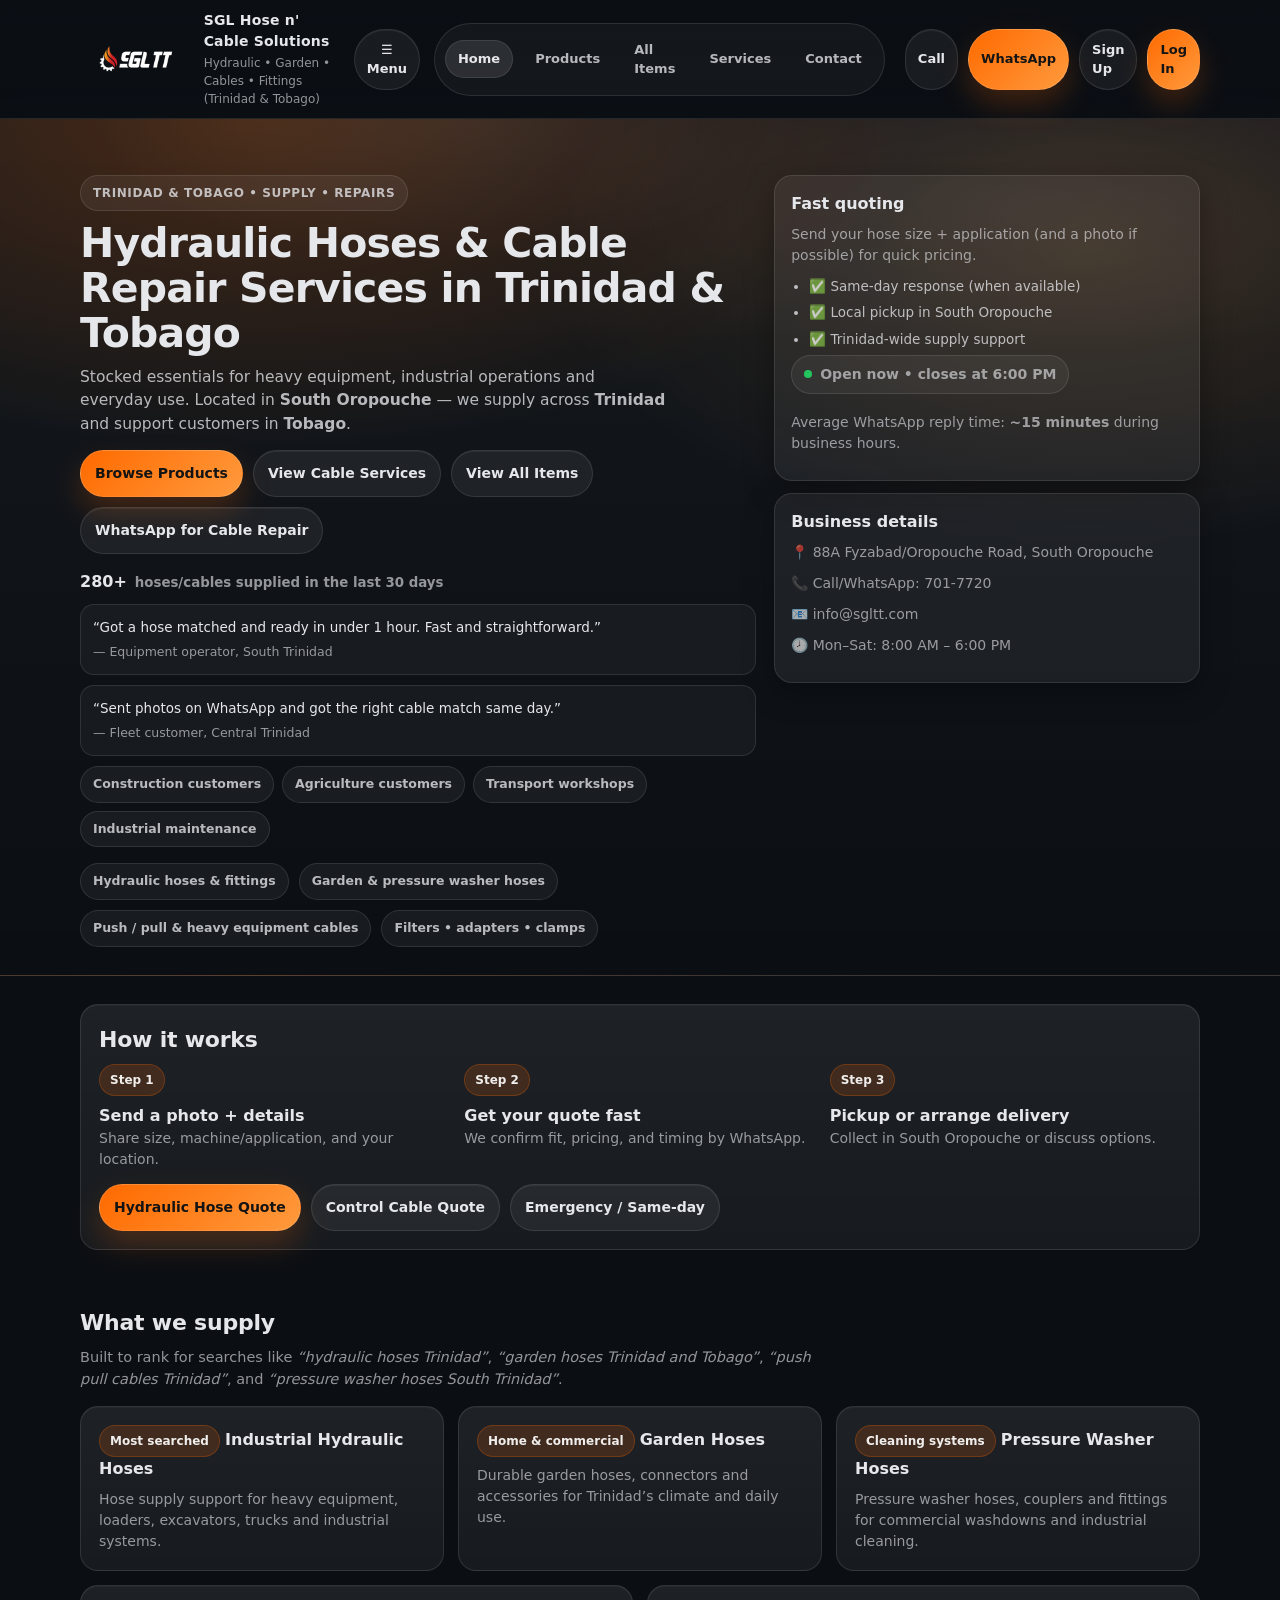
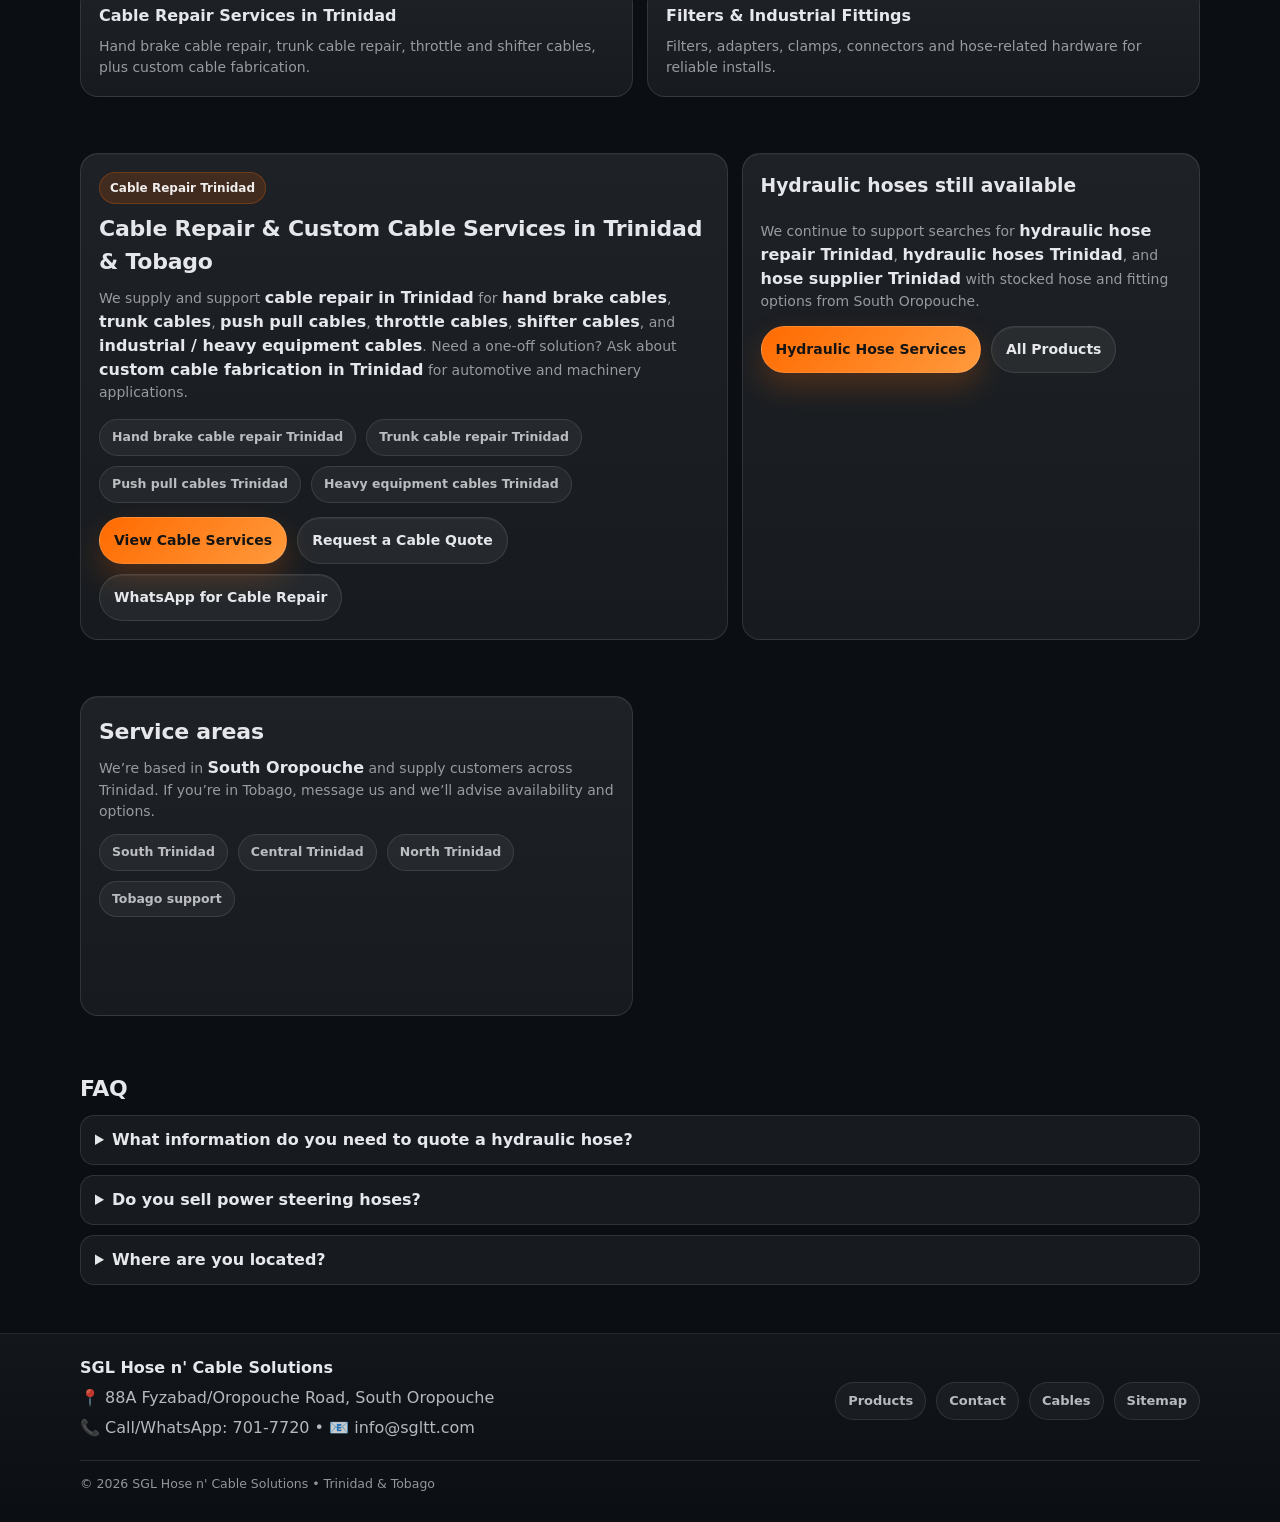
<file: index.html>
<!doctype html>
<html lang="en">
<head>
   <!-- Google tag (gtag.js) -->
  <script async src="https://www.googletagmanager.com/gtag/js?id=AW-17907611878"></script>
  <script>
    window.dataLayer = window.dataLayer || [];
    function gtag(){dataLayer.push(arguments);}
    gtag("js", new Date());

    gtag("config", "AW-17907611878");
  </script>
  <meta charset="utf-8" />
  <meta name="viewport" content="width=device-width, initial-scale=1" />

  <title>Hydraulic Hose & Cable Repair Services in Trinidad & Tobago | SGL Hose n' Cable Solutions</title>
  <meta name="description" content="SGL Hose n' Cable Solutions supplies hydraulic hoses and cable repair services in Trinidad & Tobago, including hand brake, trunk, push/pull, throttle, shifter, industrial and heavy equipment cables. Located in South Oropouche. Call/WhatsApp 701-7720." />

  <link rel="canonical" href="https://sgltt.com/" />
  <meta name="robots" content="index,follow,max-image-preview:large" />
  <meta name="theme-color" content="#ff6600" />

  <!-- Open Graph / Social -->
  <meta property="og:type" content="website" />
  <meta property="og:site_name" content="SGL Hose n' Cable Solutions" />
  <meta property="og:title" content="Hydraulic Hose & Cable Repair Services in Trinidad & Tobago" />
  <meta property="og:description" content="Hydraulic hoses, hose repair support, and cable repair services for hand brake, trunk, shifter, throttle, push/pull and heavy equipment cables in Trinidad & Tobago." />
  <meta property="og:url" content="https://sgltt.com/" />
  <meta property="og:image" content="https://sgltt.com/assets/images/sgl-logo.png" />

  <meta name="twitter:card" content="summary_large_image" />

  <link rel="icon" href="assets/favicon.svg" type="image/svg+xml" />
  <link rel="stylesheet" href="css/styles.css" />

  <!-- LocalBusiness + FAQ schema (helps local ranking + rich results) -->
  <script type="application/ld+json">
  {
    "@context": "https://schema.org",
    "@graph": [
      {
        "@type": "LocalBusiness",
        "@id": "https://sgltt.com/#business",
        "name": "SGL Hose n' Cable Solutions",
        "url": "https://sgltt.com/",
        "image": "https://sgltt.com/assets/images/sgl-logo.png",
        "telephone": "+1-868-701-7720",
        "email": "info@sgltt.com",
        "address": {
          "@type": "PostalAddress",
          "streetAddress": "88A Fyzabad/Oropouche Road",
          "addressLocality": "South Oropouche",
          "addressCountry": "TT"
        },
        "areaServed": ["Trinidad", "Tobago", "Trinidad and Tobago"],
        "openingHoursSpecification": [{
          "@type": "OpeningHoursSpecification",
          "dayOfWeek": ["Monday","Tuesday","Wednesday","Thursday","Friday","Saturday"],
          "opens": "08:00",
          "closes": "18:00"
        }],
        "sameAs": [
          "https://sgltt.com/"
        ]
      },
      {
        "@type": "FAQPage",
        "@id": "https://sgltt.com/#faq",
        "mainEntity": [
          {
            "@type": "Question",
            "name": "Do you supply hydraulic hoses in Trinidad and Tobago?",
            "acceptedAnswer": {
              "@type": "Answer",
              "text": "Yes. We supply industrial hydraulic hoses and fittings across Trinidad & Tobago, with fast support from our South Oropouche location."
            }
          },
          {
            "@type": "Question",
            "name": "Do you carry garden hoses and pressure washer hoses?",
            "acceptedAnswer": {
              "@type": "Answer",
              "text": "Yes. We stock garden hoses and pressure washer hoses, plus connectors, nozzles and related accessories."
            }
          },
          {
            "@type": "Question",
            "name": "Can I WhatsApp to request a quote?",
            "acceptedAnswer": {
              "@type": "Answer",
              "text": "Yes. WhatsApp us at 701-7720 with the hose size, application and any photos, and we’ll respond with pricing and availability."
            }
          }
        ]
      }
    ]
  }
  </script>
</head>
<body>
  <a class="skip-link" href="#main">Skip to content</a>

  <!-- HEADER / NAV -->
  <header class="site-header">
    <div class="container">
      <div class="nav" role="navigation" aria-label="Primary">
        <a class="brand" href="index.html" aria-label="SGL Hose n' Cable Solutions home">
          <img src="assets/images/sgl-logo.png" alt="SGL Hose n' Cable Solutions logo" width="56" height="56" loading="eager" />
          <div class="brand-text">
            <strong>SGL Hose n' Cable Solutions</strong>
            <span>Hydraulic • Garden • Cables • Fittings (Trinidad & Tobago)</span>
          </div>
        </a>

        <button class="btn btn-small menu-btn" type="button" data-menu-btn aria-expanded="false" aria-controls="site-nav">
          ☰ Menu
        </button>

        <nav id="site-nav" class="nav-links" data-nav-links>
          <a href="index.html" data-nav>Home</a>
          <a href="products.html" data-nav>Products</a>
          <a href="all-items.html" data-nav>All Items</a>
          <a href="cable-repair-trinidad.html" data-nav>Services</a>
          <a href="contact.html" data-nav>Contact</a>
        </nav>

        <div class="nav-cta">
          <a class="btn btn-small" href="tel:+18687017720">Call</a>
          <a class="btn btn-primary btn-small" href="https://wa.me/18687017720" target="_blank" rel="noopener">WhatsApp</a>
        </div>
      </div>
    </div>
  </header>

  <main id="main">
    <!-- HERO -->
    <section class="hero">
      <div class="container">
        <div class="hero-wrap">
          <div class="hero-main">
            <div class="kicker">Trinidad & Tobago • Supply • Repairs</div>
            <h1>Hydraulic Hoses & Cable Repair Services in Trinidad & Tobago</h1>
            <p>
              Stocked essentials for heavy equipment, industrial operations and everyday use.
              Located in <strong>South Oropouche</strong> — we supply across <strong>Trinidad</strong> and support customers in <strong>Tobago</strong>.
            </p>

            <div class="hero-actions">
              <a class="btn btn-primary" href="products.html">Browse Products</a>
               <a class="btn" href="cable-repair-trinidad.html">View Cable Services</a>
               <a class="btn" href="all-items.html">View All Items</a>
              <a class="btn" href="https://wa.me/18687017720?text=Hi%20SGL%2C%20I%20need%20cable%20repair%20in%20Trinidad.%20Please%20quote%20for%20my%20vehicle%2Fequipment." target="_blank" rel="noopener">WhatsApp for Cable Repair</a>
            </div>

            <div class="trust-strip" aria-label="Trust proof">
              <div class="trust-stat">280+ <small>hoses/cables supplied in the last 30 days</small></div>
              <div class="testimonials">
                <article class="testimonial">
                  <p>“Got a hose matched and ready in under 1 hour. Fast and straightforward.”</p>
                  <span>— Equipment operator, South Trinidad</span>
                </article>
                <article class="testimonial">
                  <p>“Sent photos on WhatsApp and got the right cable match same day.”</p>
                  <span>— Fleet customer, Central Trinidad</span>
                </article>
              </div>
              <div class="logo-row">
                <span class="chip">Construction customers</span>
                <span class="chip">Agriculture customers</span>
                <span class="chip">Transport workshops</span>
                <span class="chip">Industrial maintenance</span>
              </div>
            </div>

            <div class="meta-row" aria-label="Highlights">
              <span class="chip">Hydraulic hoses & fittings</span>
              <span class="chip">Garden & pressure washer hoses</span>
              <span class="chip">Push / pull & heavy equipment cables</span>
              <span class="chip">Filters • adapters • clamps</span>
            </div>
          </div>

          <aside class="hero-side" aria-label="Quick info">
            <div class="side-card">
              <h3>Fast quoting</h3>
              <p>Send your hose size + application (and a photo if possible) for quick pricing.</p>
              <ul class="side-list">
                <li>✅ Same-day response (when available)</li>
                <li>✅ Local pickup in South Oropouche</li>
                <li>✅ Trinidad-wide supply support</li>
              </ul>
              <p class="status-pill" data-open-status>Checking open status…</p>
              <p style="margin-top:8px">Average WhatsApp reply time: <strong>~15 minutes</strong> during business hours.</p>
            </div>

            <div class="side-card">
              <h3>Business details</h3>
              <p>📍 88A Fyzabad/Oropouche Road, South Oropouche</p>
              <p>📞 Call/WhatsApp: <a href="tel:+18687017720">701-7720</a></p>
              <p>📧 <a href="mailto:info@sgltt.com">info@sgltt.com</a></p>
              <p>🕗 Mon–Sat: 8:00 AM – 6:00 PM</p>
            </div>
          </aside>
        </div>
      </div>
    </section>

     <section class="section">
      <div class="container">
        <div class="card">
          <h2 class="section-title" style="margin-top:0">How it works</h2>
          <div class="grid">
            <article class="cols-4">
              <span class="badge">Step 1</span>
              <p><strong>Send a photo + details</strong><br />Share size, machine/application, and your location.</p>
            </article>
            <article class="cols-4">
              <span class="badge">Step 2</span>
              <p><strong>Get your quote fast</strong><br />We confirm fit, pricing, and timing by WhatsApp.</p>
            </article>
            <article class="cols-4">
              <span class="badge">Step 3</span>
              <p><strong>Pickup or arrange delivery</strong><br />Collect in South Oropouche or discuss options.</p>
            </article>
          </div>
          <div class="hero-actions">
            <a class="btn btn-primary" href="https://wa.me/18687017720?text=Hydraulic%20Hose%20Quote%0ASize%3A%20____%0AMachine%3A%20____%0ALocation%3A%20____%0AUrgency%3A%20____%0APhotos%3A%20attached" target="_blank" rel="noopener">Hydraulic Hose Quote</a>
            <a class="btn" href="https://wa.me/18687017720?text=Control%20Cable%20Quote%0ACable%20type%3A%20____%0ALength%3A%20____%0AMachine%2FVehicle%3A%20____%0ALocation%3A%20____%0APhotos%3A%20attached" target="_blank" rel="noopener">Control Cable Quote</a>
            <a class="btn" href="https://wa.me/18687017720?text=Emergency%20Request%0AItem%20needed%3A%20____%0ALocation%3A%20____%0ADeadline%3A%20____%0APhone%3A%20____" target="_blank" rel="noopener">Emergency / Same-day</a>
          </div>
        </div>
      </div>
    </section>

    <!-- PRODUCTS OVERVIEW -->
    <section class="section">
      <div class="container">
        <h2 class="section-title">What we supply</h2>
        <p class="section-sub">
          Built to rank for searches like <em>“hydraulic hoses Trinidad”</em>, <em>“garden hoses Trinidad and Tobago”</em>,
          <em>“push pull cables Trinidad”</em>, and <em>“pressure washer hoses South Trinidad”</em>.
        </p>

        <div class="grid">
          <a class="card card-link cols-4" href="hydraulic-hoses-trinidad.html">
            <span class="badge">Most searched</span>
            <strong>Industrial Hydraulic Hoses</strong>
            <p>Hose supply support for heavy equipment, loaders, excavators, trucks and industrial systems.</p>
          </a>

          <a class="card card-link cols-4" href="garden-hoses-trinidad.html">
            <span class="badge">Home & commercial</span>
            <strong>Garden Hoses</strong>
            <p>Durable garden hoses, connectors and accessories for Trinidad’s climate and daily use.</p>
          </a>

          <a class="card card-link cols-4" href="pressure-washer-hoses-trinidad.html">
            <span class="badge">Cleaning systems</span>
            <strong>Pressure Washer Hoses</strong>
            <p>Pressure washer hoses, couplers and fittings for commercial washdowns and industrial cleaning.</p>
          </a>

          <a class="card card-link cols-6" href="cable-repair-trinidad.html">
            <strong>Cable Repair Services in Trinidad</strong>
            <p>Hand brake cable repair, trunk cable repair, throttle and shifter cables, plus custom cable fabrication.</p>
          </a>

          <a class="card card-link cols-6" href="products.html#filters">
            <strong>Filters & Industrial Fittings</strong>
            <p>Filters, adapters, clamps, connectors and hose-related hardware for reliable installs.</p>
          </a>
        </div>
      </div>
    </section>

    <!-- CABLE SERVICES -->
    <section class="section">
      <div class="container">
        <div class="grid">
          <div class="card cols-7">
            <span class="badge">Cable Repair Trinidad</span>
            <h2 class="section-title" style="margin-top:8px">Cable Repair & Custom Cable Services in Trinidad & Tobago</h2>
            <p class="section-sub">
              We supply and support <strong>cable repair in Trinidad</strong> for <strong>hand brake cables</strong>,
              <strong>trunk cables</strong>, <strong>push pull cables</strong>, <strong>throttle cables</strong>,
              <strong>shifter cables</strong>, and <strong>industrial / heavy equipment cables</strong>.
              Need a one-off solution? Ask about <strong>custom cable fabrication in Trinidad</strong> for automotive and machinery applications.
            </p>
            <div class="meta-row">
              <span class="chip">Hand brake cable repair Trinidad</span>
              <span class="chip">Trunk cable repair Trinidad</span>
              <span class="chip">Push pull cables Trinidad</span>
              <span class="chip">Heavy equipment cables Trinidad</span>
            </div>
            <div class="hero-actions" style="margin-top:14px">
              <a class="btn btn-primary" href="cable-repair-trinidad.html">View Cable Services</a>
              <a class="btn" href="contact.html">Request a Cable Quote</a>
              <a class="btn" href="https://wa.me/18687017720?text=Hi%20SGL%2C%20I%20need%20cable%20repair%20in%20Trinidad.%20Cable%20type%3A%20____%20%7C%20Vehicle%2FMachine%3A%20____%20%7C%20(attach%20photos)" target="_blank" rel="noopener">WhatsApp for Cable Repair</a>
            </div>
          </div>

          <aside class="card cols-5">
            <h3 style="margin-top:0">Hydraulic hoses still available</h3>
            <p>
              We continue to support searches for <strong>hydraulic hose repair Trinidad</strong>, <strong>hydraulic hoses Trinidad</strong>,
              and <strong>hose supplier Trinidad</strong> with stocked hose and fitting options from South Oropouche.
            </p>
            <div class="hero-actions">
              <a class="btn btn-primary" href="hydraulic-hoses-trinidad.html">Hydraulic Hose Services</a>
              <a class="btn" href="products.html">All Products</a>
            </div>
          </aside>
        </div>
      </div>
    </section>

    <!-- SERVICE AREAS + MAP -->
    <section class="section">
      <div class="container">
        <div class="grid">
          <div class="card cols-6">
            <h2 class="section-title" style="margin-top:0">Service areas</h2>
            <p class="section-sub" style="margin-bottom:0">
              We’re based in <strong>South Oropouche</strong> and supply customers across Trinidad.
              If you’re in Tobago, message us and we’ll advise availability and options.
            </p>
            <div class="meta-row" style="margin-top:12px">
              <span class="chip">South Trinidad</span>
              <span class="chip">Central Trinidad</span>
              <span class="chip">North Trinidad</span>
              <span class="chip">Tobago support</span>
            </div>
          </div>

          <div class="map cols-6" aria-label="Map">
            <iframe
              title="Map to SGL Hose n' Cable Solutions"
              loading="lazy"
              referrerpolicy="no-referrer-when-downgrade"
              src="https://www.google.com/maps?q=88A%20Fyzabad%2FOropouche%20Road%2C%20South%20Oropouche%2C%20Trinidad%20and%20Tobago&output=embed">
            </iframe>
          </div>
        </div>
      </div>
    </section>

    <!-- FAQ -->
    <section class="section faq" id="faq">
      <div class="container">
        <h2 class="section-title">FAQ</h2>
        <div class="cols-12">
          <details>
            <summary>What information do you need to quote a hydraulic hose?</summary>
            <p>
              Share the hose size (ID/OD if known), the application (machine type), pressure rating if available,
              and a photo of the ends/fittings. WhatsApp works best.
            </p>
          </details>
          <details>
            <summary>Do you sell power steering hoses?</summary>
            <p>Yes — we can supply power steering hose options and related fittings depending on the vehicle/application.</p>
          </details>
          <details>
            <summary>Where are you located?</summary>
            <p>📍 88A Fyzabad/Oropouche Road, South Oropouche, Trinidad & Tobago.</p>
          </details>
        </div>
      </div>
    </section>
  </main>

  <div class="sticky-cta" aria-label="Quick mobile contact">
    <a class="btn" href="tel:+18687017720">Call Now</a>
    <a class="btn btn-primary" href="https://wa.me/18687017720?text=Hi%20SGL%2C%20I%20need%20a%20quick%20quote." target="_blank" rel="noopener">WhatsApp Quote</a>
  </div>

  <!-- FOOTER -->
  <footer class="site-footer">
    <div class="container">
      <div class="footer-wrap">
        <div>
          <p><strong>SGL Hose n' Cable Solutions</strong></p>
          <p>📍 88A Fyzabad/Oropouche Road, South Oropouche</p>
          <p>📞 Call/WhatsApp: <a href="tel:+18687017720">701-7720</a> • 📧 <a href="mailto:info@sgltt.com">info@sgltt.com</a></p>
        </div>

        <div class="footer-links" aria-label="Footer links">
          <a href="products.html">Products</a>
          <a href="contact.html">Contact</a>
          <a href="cable-repair-trinidad.html">Cables</a>
          <a href="sitemap.xml">Sitemap</a>
        </div>
      </div>

      <div class="copyright">
        © <span data-year></span> SGL Hose n' Cable Solutions • Trinidad & Tobago
      </div>
    </div>
  </footer>

  <script src="js/main.js" defer></script>
</body>
</html>
</file>
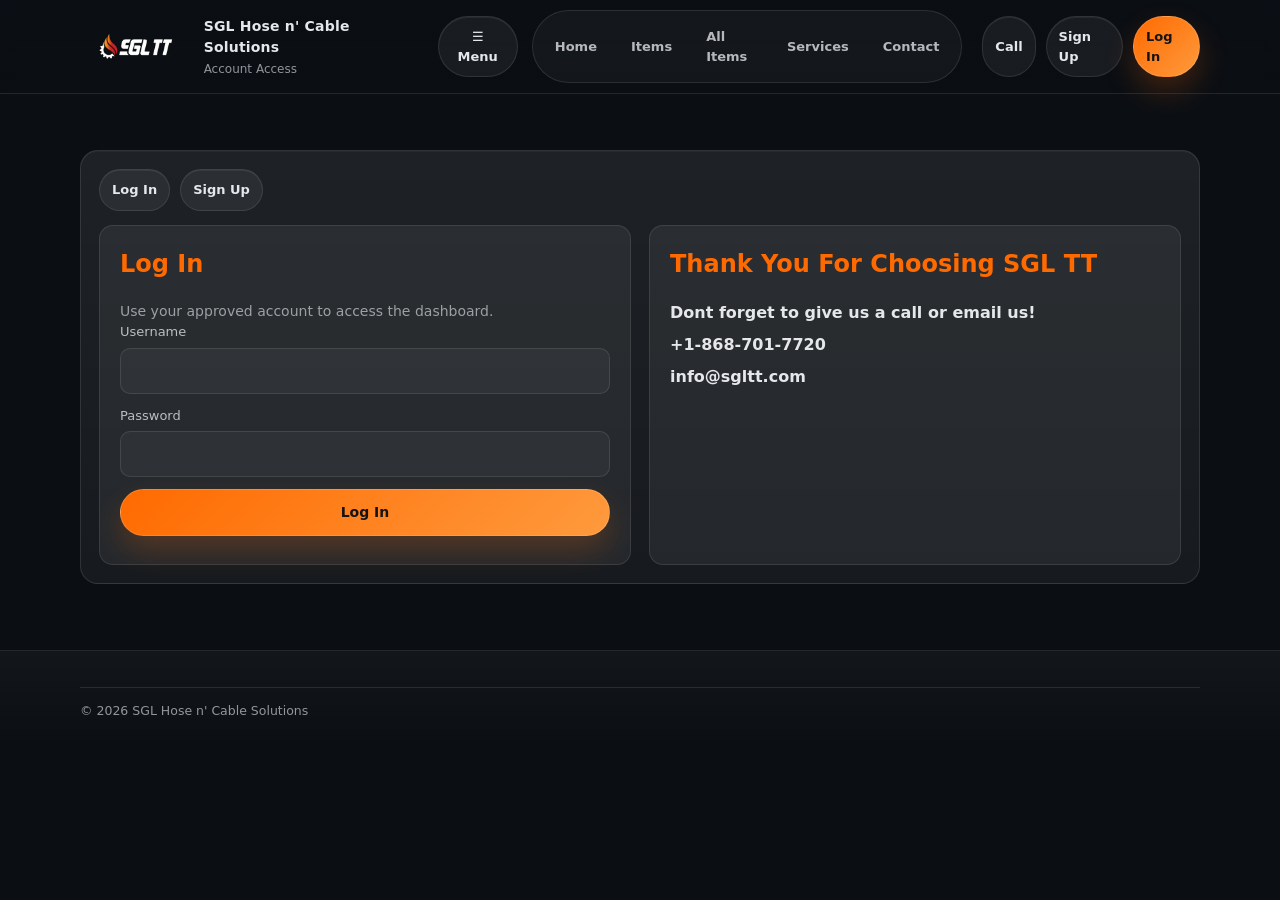
<file: auth.html>
<!doctype html>
<html lang="en">
<head>
  <meta charset="utf-8" />
  <meta name="viewport" content="width=device-width, initial-scale=1" />
  <title>Sign Up / Log In | SGL Hose n' Cable Solutions</title>
  <meta name="description" content="Create an account or log in to manage catalog items and roles." />
  <link rel="icon" href="assets/favicon.svg" type="image/svg+xml" />
  <link rel="stylesheet" href="css/styles.css" />
</head>
<body>
  <a class="skip-link" href="#main">Skip to content</a>
  <header class="site-header">
    <div class="container">
      <div class="nav" role="navigation" aria-label="Primary">
        <a class="brand" href="index.html" aria-label="SGL home">
          <img src="assets/images/sgl-logo.png" alt="SGL logo" width="56" height="56" loading="eager" />
          <div class="brand-text"><strong>SGL Hose n' Cable Solutions</strong><span>Account Access</span></div>
        </a>
        <button class="btn btn-small menu-btn" type="button" data-menu-btn aria-expanded="false" aria-controls="site-nav">☰ Menu</button>
        <nav id="site-nav" class="nav-links" data-nav-links>
          <a href="index.html" data-nav>Home</a>
          <a href="products.html" data-nav>Items</a>
          <a href="all-items.html" data-nav>All Items</a>
          <a href="cable-repair-trinidad.html" data-nav>Services</a>
          <a href="contact.html" data-nav>Contact</a>
        </nav>
        <div class="nav-cta"><a class="btn btn-small" href="tel:+18687017720">Call</a></div>
      </div>
    </div>
  </header>

  <main id="main" class="auth-section">
    <div class="container">
      <div class="card" data-auth-root>
        <div class="auth-toggle">
          <button class="btn btn-small" type="button" data-switch-mode="login">Log In</button>
          <button class="btn btn-small" type="button" data-switch-mode="signup">Sign Up</button>
        </div>

        <div class="auth-grid auth-only-login">
          <section class="auth-card">
            <h2>Log In</h2>
            <p class="section-sub">Use your approved account to access the dashboard.</p>
            <form class="form-grid" data-login-form>
              <label><span>Username</span><input type="text" name="username" required /></label>
              <label><span>Password</span><input type="password" name="password" required /></label>
              <button class="btn btn-primary" type="submit">Log In</button>
            </form>
            <p class="msg" data-login-msg></p>
          </section>
          <section class="auth-card">
            <h2>Thank You For Choosing SGL TT</h2>
            <p><strong>Dont forget to give us a call or email us!</strong></p>
            <p><strong>+1-868-701-7720</strong></p>
            <p><strong>info@sgltt.com</strong></p>
          </section>
        </div>

        <section class="auth-card auth-only-signup">
          <h2>Create Account</h2>
          <p class="section-sub">New accounts require super user approval before login.</p>
          <form class="form-grid" data-signup-form>
            <label><span>Username</span><input type="text" name="username" required /></label>
            <label><span>Password</span><input type="password" name="password" required /></label>
            </label>
            <button class="btn btn-primary" type="submit">Create Account</button>
          </form>
          <p class="msg" data-signup-msg></p>
        </section>
      </div>
    </div>
  </main>

  <footer class="site-footer"><div class="container"><div class="copyright">© <span data-year></span> SGL Hose n' Cable Solutions</div></div></footer>
  <script src="js/main.js" defer></script>
</body>
</html>
</file>
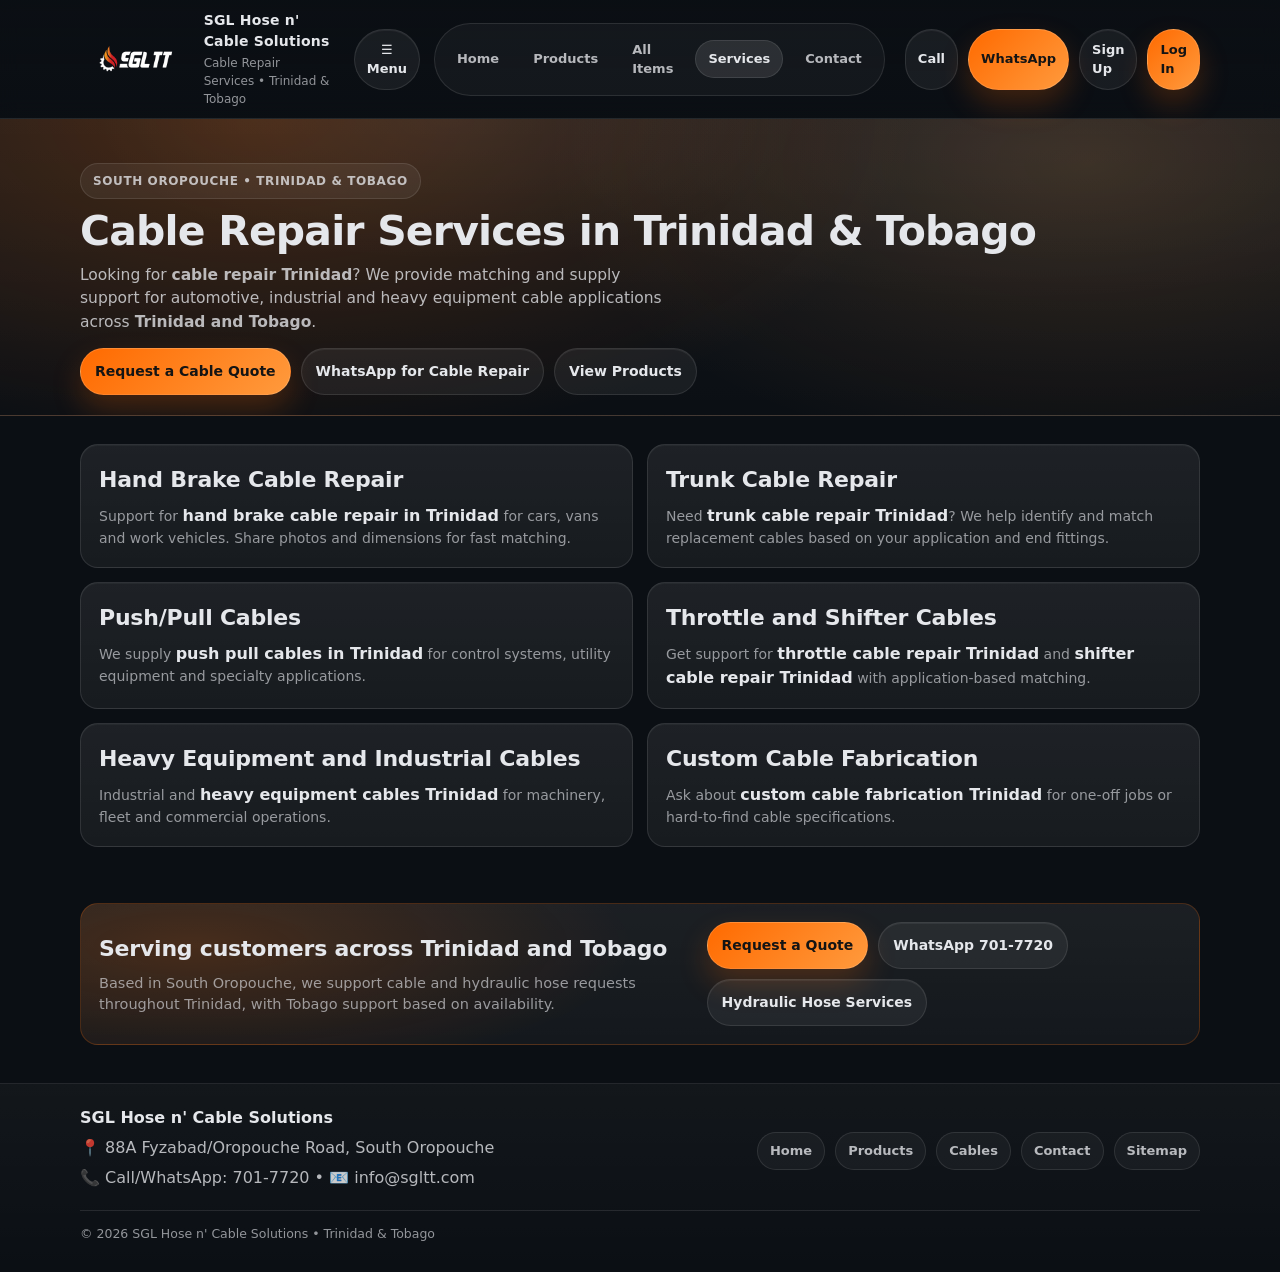
<file: cable-repair-trinidad.html>
<!doctype html>
<html lang="en">
<head>
  <!-- Google tag (gtag.js) -->
  <script async src="https://www.googletagmanager.com/gtag/js?id=AW-17907611878"></script>
  <script>
    window.dataLayer = window.dataLayer || [];
    function gtag(){dataLayer.push(arguments);}
    gtag("js", new Date());

    gtag("config", "AW-17907611878");
  </script>
  <meta charset="utf-8" />
  <meta name="viewport" content="width=device-width, initial-scale=1" />

  <title>Cable Repair Services in Trinidad & Tobago | Hand Brake, Trunk, Push Pull & Industrial Cables | SGL</title>
  <meta name="description" content="Need cable repair in Trinidad? SGL supplies and supports hand brake cable repair, trunk cable repair, push pull cables, throttle and shifter cable repair, custom cable fabrication, and heavy equipment/industrial cables in Trinidad & Tobago." />

  <link rel="canonical" href="https://sgltt.com/cable-repair-trinidad.html" />
  <meta name="robots" content="index,follow,max-image-preview:large" />
  <meta name="theme-color" content="#ff6600" />

  <meta property="og:type" content="website" />
  <meta property="og:site_name" content="SGL Hose n' Cable Solutions" />
  <meta property="og:title" content="Cable Repair Services in Trinidad & Tobago | SGL Hose n' Cable Solutions" />
  <meta property="og:description" content="Hand brake, trunk, push/pull, throttle, shifter, industrial and heavy equipment cable repair support across Trinidad & Tobago." />
  <meta property="og:url" content="https://sgltt.com/cable-repair-trinidad.html" />
  <meta property="og:image" content="https://sgltt.com/assets/images/sgl-logo.png" />
  <meta name="twitter:card" content="summary_large_image" />

  <link rel="icon" href="assets/favicon.svg" type="image/svg+xml" />
  <link rel="stylesheet" href="css/styles.css" />

  <script type="application/ld+json">
  {
    "@context": "https://schema.org",
    "@graph": [
      {
        "@type": "LocalBusiness",
        "@id": "https://sgltt.com/#business",
        "name": "SGL Hose n' Cable Solutions",
        "url": "https://sgltt.com/",
        "image": "https://sgltt.com/assets/images/sgl-logo.png",
        "telephone": "+1-868-701-7720",
        "email": "info@sgltt.com",
        "address": {
          "@type": "PostalAddress",
          "streetAddress": "88A Fyzabad/Oropouche Road",
          "addressLocality": "South Oropouche",
          "addressCountry": "TT"
        },
        "areaServed": ["Trinidad", "Tobago", "Trinidad and Tobago"]
      },
      {
        "@type": "Service",
        "@id": "https://sgltt.com/cable-repair-trinidad.html#service",
        "name": "Cable Repair Services in Trinidad & Tobago",
        "provider": { "@id": "https://sgltt.com/#business" },
        "areaServed": ["Trinidad", "Tobago", "Trinidad and Tobago"],
        "serviceType": [
          "Hand brake cable repair",
          "Trunk cable repair",
          "Push/pull cables",
          "Throttle and shifter cable repair",
          "Custom cable fabrication",
          "Industrial and heavy equipment cables"
        ]
      }
    ]
  }
  </script>
</head>
<body>
  <a class="skip-link" href="#main">Skip to content</a>

  <header class="site-header">
    <div class="container">
      <div class="nav" role="navigation" aria-label="Primary">
        <a class="brand" href="index.html" aria-label="SGL Hose n' Cable Solutions home">
          <img src="assets/images/sgl-logo.png" alt="SGL Hose n' Cable Solutions logo for cable repair services in Trinidad" width="56" height="56" loading="eager" />
          <div class="brand-text">
            <strong>SGL Hose n' Cable Solutions</strong>
            <span>Cable Repair Services • Trinidad & Tobago</span>
          </div>
        </a>

        <button class="btn btn-small menu-btn" type="button" data-menu-btn aria-expanded="false" aria-controls="site-nav">☰ Menu</button>

        <nav id="site-nav" class="nav-links" data-nav-links>
          <a href="index.html" data-nav>Home</a>
          <a href="products.html" data-nav>Products</a>
          <a href="all-items.html" data-nav>All Items</a>
          <a href="cable-repair-trinidad.html" data-nav>Services</a>
          <a href="contact.html" data-nav>Contact</a>
        </nav>

        <div class="nav-cta">
          <a class="btn btn-small" href="tel:+18687017720">Call</a>
          <a class="btn btn-primary btn-small" href="https://wa.me/18687017720" target="_blank" rel="noopener">WhatsApp</a>
        </div>
      </div>
    </div>
  </header>

  <main id="main">
    <section class="hero hero-small">
      <div class="container">
        <div class="hero-wrap hero-wrap-single">
          <div class="hero-main">
            <div class="kicker">South Oropouche • Trinidad & Tobago</div>
            <h1>Cable Repair Services in Trinidad & Tobago</h1>
            <p>
              Looking for <strong>cable repair Trinidad</strong>? We provide matching and supply support for automotive,
              industrial and heavy equipment cable applications across <strong>Trinidad and Tobago</strong>.
            </p>
            <div class="hero-actions">
              <a class="btn btn-primary" href="contact.html">Request a Cable Quote</a>
              <a class="btn" href="https://wa.me/18687017720?text=Hi%20SGL%2C%20I%20need%20cable%20repair%20in%20Trinidad.%20Cable%20type%3A%20____%20%7C%20Vehicle%2FMachine%3A%20____%20%7C%20(attach%20photos)" target="_blank" rel="noopener">WhatsApp for Cable Repair</a>
              <a class="btn" href="products.html">View Products</a>
            </div>
          </div>
        </div>
      </div>
    </section>

    <section class="section">
      <div class="container">
        <div class="grid">
          <div class="card cols-6">
            <h2 class="section-title" style="margin-top:0">Hand Brake Cable Repair</h2>
            <p class="section-sub">Support for <strong>hand brake cable repair in Trinidad</strong> for cars, vans and work vehicles. Share photos and dimensions for fast matching.</p>
          </div>
          <div class="card cols-6">
            <h2 class="section-title" style="margin-top:0">Trunk Cable Repair</h2>
            <p class="section-sub">Need <strong>trunk cable repair Trinidad</strong>? We help identify and match replacement cables based on your application and end fittings.</p>
          </div>

          <div class="card cols-6">
            <h2 class="section-title" style="margin-top:0">Push/Pull Cables</h2>
            <p class="section-sub">We supply <strong>push pull cables in Trinidad</strong> for control systems, utility equipment and specialty applications.</p>
          </div>
          <div class="card cols-6">
            <h2 class="section-title" style="margin-top:0">Throttle and Shifter Cables</h2>
            <p class="section-sub">Get support for <strong>throttle cable repair Trinidad</strong> and <strong>shifter cable repair Trinidad</strong> with application-based matching.</p>
          </div>

          <div class="card cols-6">
            <h2 class="section-title" style="margin-top:0">Heavy Equipment and Industrial Cables</h2>
            <p class="section-sub">Industrial and <strong>heavy equipment cables Trinidad</strong> for machinery, fleet and commercial operations.</p>
          </div>
          <div class="card cols-6">
            <h2 class="section-title" style="margin-top:0">Custom Cable Fabrication</h2>
            <p class="section-sub">Ask about <strong>custom cable fabrication Trinidad</strong> for one-off jobs or hard-to-find cable specifications.</p>
          </div>
        </div>
      </div>
    </section>

    <section class="section">
      <div class="container">
        <div class="cta">
          <div>
            <h2 class="section-title" style="margin-top:0">Serving customers across Trinidad and Tobago</h2>
            <p class="section-sub" style="margin-bottom:0">Based in South Oropouche, we support cable and hydraulic hose requests throughout Trinidad, with Tobago support based on availability.</p>
          </div>
          <div class="cta-actions">
            <a class="btn btn-primary" href="contact.html">Request a Quote</a>
            <a class="btn" href="https://wa.me/18687017720" target="_blank" rel="noopener">WhatsApp 701-7720</a>
            <a class="btn" href="hydraulic-hoses-trinidad.html">Hydraulic Hose Services</a>
          </div>
        </div>
      </div>
    </section>
  </main>

  <footer class="site-footer">
    <div class="container">
      <div class="footer-wrap">
        <div>
          <p><strong>SGL Hose n' Cable Solutions</strong></p>
          <p>📍 88A Fyzabad/Oropouche Road, South Oropouche</p>
          <p>📞 Call/WhatsApp: <a href="tel:+18687017720">701-7720</a> • 📧 <a href="mailto:info@sgltt.com">info@sgltt.com</a></p>
        </div>
        <div class="footer-links" aria-label="Footer links">
          <a href="index.html">Home</a>
          <a href="products.html">Products</a>
          <a href="cable-repair-trinidad.html">Cables</a>
          <a href="contact.html">Contact</a>
          <a href="sitemap.xml">Sitemap</a>
        </div>
      </div>
      <div class="copyright">© <span data-year></span> SGL Hose n' Cable Solutions • Trinidad & Tobago</div>
    </div>
  </footer>

  <script src="js/main.js" defer></script>
</body>
</html>
</file>
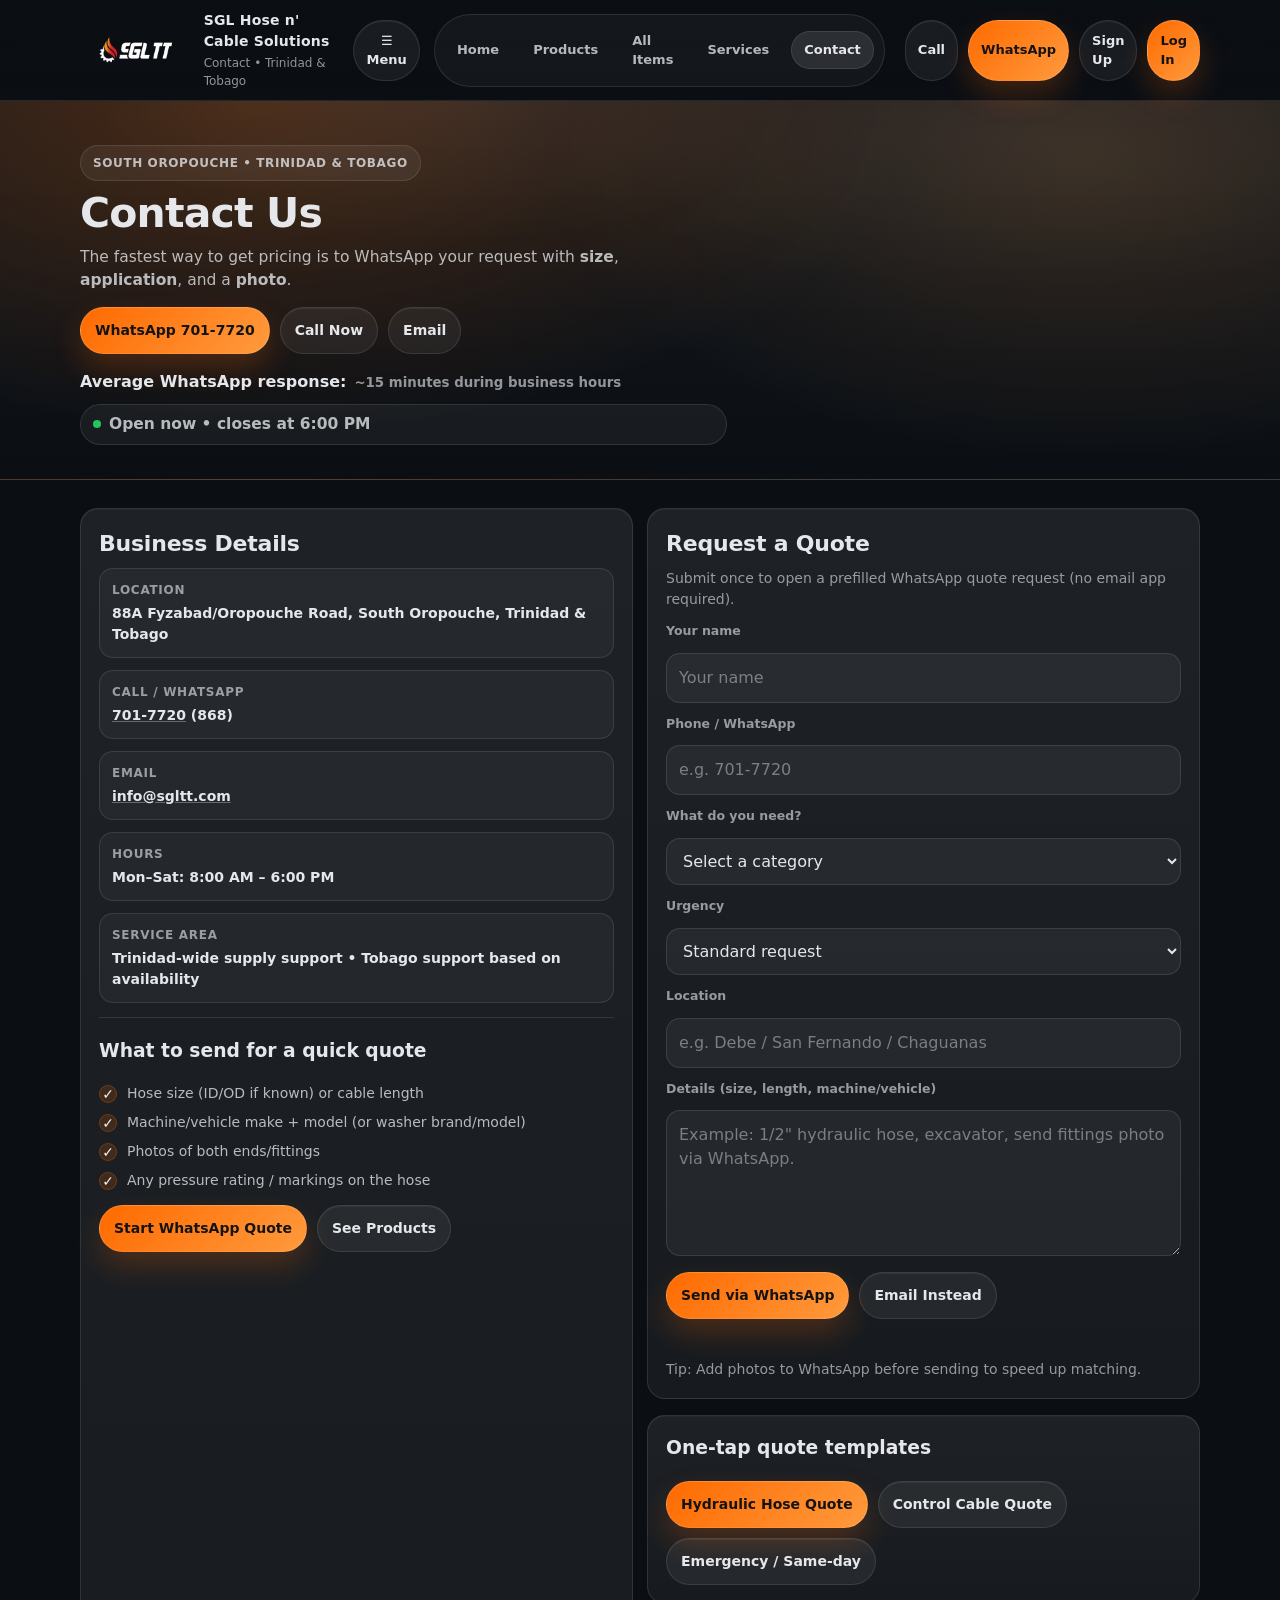
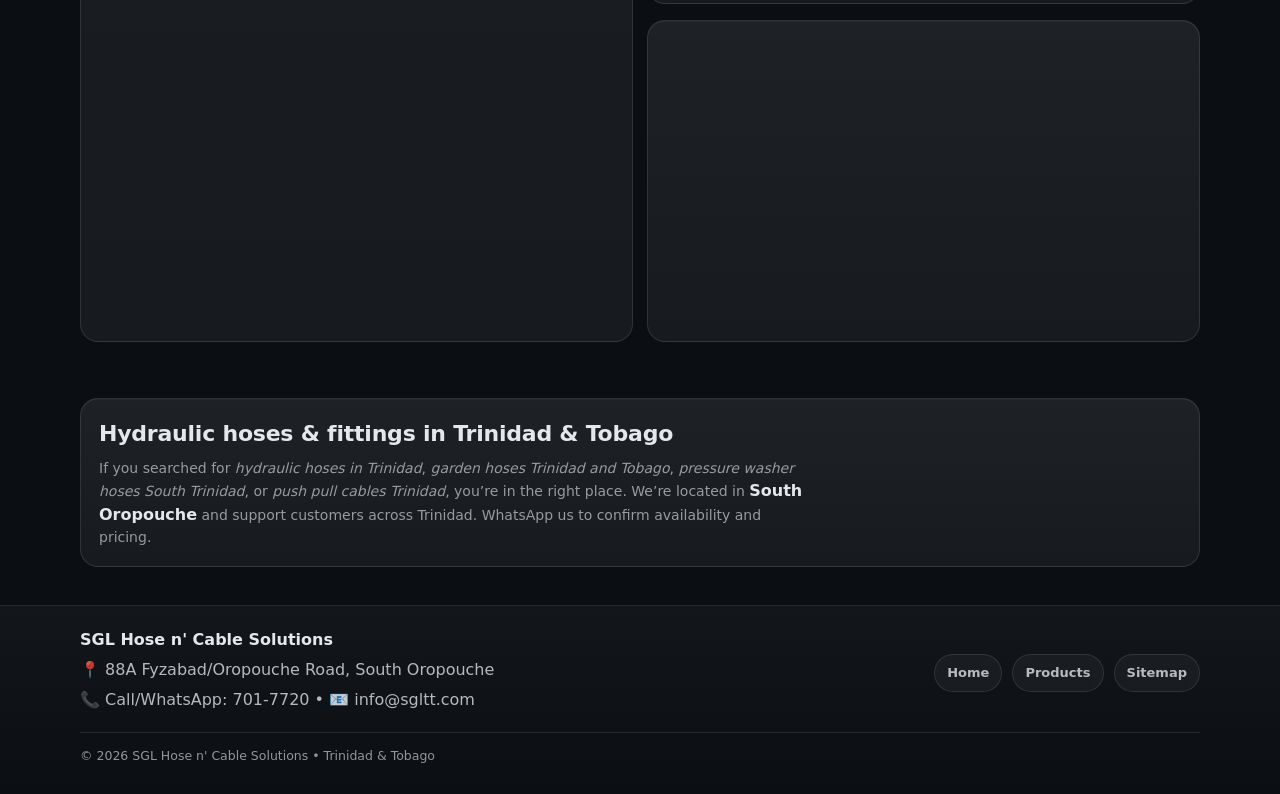
<file: contact.html>
<!doctype html>
<html lang="en">
<head>
   <!-- Google tag (gtag.js) -->
  <script async src="https://www.googletagmanager.com/gtag/js?id=AW-17907611878"></script>
  <script>
    window.dataLayer = window.dataLayer || [];
    function gtag(){dataLayer.push(arguments);}
    gtag("js", new Date());

    gtag("config", "AW-17907611878");
  </script>
  <meta charset="utf-8" />
  <meta name="viewport" content="width=device-width, initial-scale=1" />

  <title>Contact | SGL Hose n' Cable Solutions | Trinidad & Tobago</title>
  <meta name="description" content="Contact SGL Hose n' Cable Solutions in South Oropouche, Trinidad & Tobago for hydraulic hoses, garden hoses, pressure washer hoses, push/pull cables, filters and fittings. Call/WhatsApp 701-7720." />

  <link rel="canonical" href="https://sgltt.com/contact.html" />
  <meta name="robots" content="index,follow,max-image-preview:large" />
  <meta name="theme-color" content="#ff6600" />

  <!-- Open Graph / Social -->
  <meta property="og:type" content="website" />
  <meta property="og:site_name" content="SGL Hose n' Cable Solutions" />
  <meta property="og:title" content="Contact SGL Hose n' Cable Solutions (Trinidad & Tobago)" />
  <meta property="og:description" content="Call/WhatsApp 701-7720 or email info@sgltt.com. Located in South Oropouche, Trinidad & Tobago." />
  <meta property="og:url" content="https://sgltt.com/contact.html" />
  <meta property="og:image" content="https://sgltt.com/assets/images/sgl-logo.png" />
  <meta name="twitter:card" content="summary_large_image" />

  <link rel="icon" href="assets/favicon.svg" type="image/svg+xml" />
  <link rel="stylesheet" href="css/styles.css" />

  <!-- Structured data: ContactPage + LocalBusiness -->
  <script type="application/ld+json">
  {
    "@context": "https://schema.org",
    "@graph": [
      {
        "@type": "ContactPage",
        "@id": "https://sgltt.com/contact.html#contact",
        "url": "https://sgltt.com/contact.html",
        "name": "Contact SGL Hose n' Cable Solutions",
        "isPartOf": { "@id": "https://sgltt.com/#website" },
        "about": { "@id": "https://sgltt.com/#business" }
      },
      {
        "@type": "LocalBusiness",
        "@id": "https://sgltt.com/#business",
        "name": "SGL Hose n' Cable Solutions",
        "url": "https://sgltt.com/",
        "image": "https://sgltt.com/assets/images/sgl-logo.png",
        "telephone": "+1-868-701-7720",
        "email": "info@sgltt.com",
        "address": {
          "@type": "PostalAddress",
          "streetAddress": "88A Fyzabad/Oropouche Road",
          "addressLocality": "South Oropouche",
          "addressCountry": "TT"
        },
        "areaServed": ["Trinidad", "Tobago", "Trinidad and Tobago"],
        "openingHoursSpecification": [{
          "@type": "OpeningHoursSpecification",
          "dayOfWeek": ["Monday","Tuesday","Wednesday","Thursday","Friday","Saturday"],
          "opens": "08:00",
          "closes": "18:00"
        }]
      }
    ]
  }
  </script>
</head>

<body>
  <a class="skip-link" href="#main">Skip to content</a>

  <!-- HEADER / NAV -->
  <header class="site-header">
    <div class="container">
      <div class="nav" role="navigation" aria-label="Primary">
        <a class="brand" href="index.html" aria-label="SGL Hose n' Cable Solutions home">
          <img src="assets/images/sgl-logo.png" alt="SGL Hose n' Cable Solutions logo" width="56" height="56" loading="eager" />
          <div class="brand-text">
            <strong>SGL Hose n' Cable Solutions</strong>
            <span>Contact • Trinidad & Tobago</span>
          </div>
        </a>

        <button class="btn btn-small menu-btn" type="button" data-menu-btn aria-expanded="false" aria-controls="site-nav">
          ☰ Menu
        </button>

        <nav id="site-nav" class="nav-links" data-nav-links>
          <a href="index.html" data-nav>Home</a>
          <a href="products.html" data-nav>Products</a>
          <a href="all-items.html" data-nav>All Items</a>
          <a href="cable-repair-trinidad.html" data-nav>Services</a>
          <a href="contact.html" data-nav>Contact</a>
        </nav>

        <div class="nav-cta">
          <a class="btn btn-small" href="tel:+18687017720">Call</a>
          <a class="btn btn-primary btn-small" href="https://wa.me/18687017720" target="_blank" rel="noopener">WhatsApp</a>
        </div>
      </div>
    </div>
  </header>

  <main id="main">
    <!-- HERO -->
    <section class="hero hero-small">
      <div class="container">
        <div class="hero-wrap hero-wrap-single">
          <div class="hero-main">
            <div class="kicker">South Oropouche • Trinidad & Tobago</div>
            <h1>Contact Us</h1>
            <p>
              The fastest way to get pricing is to WhatsApp your request with
              <strong>size</strong>, <strong>application</strong>, and a <strong>photo</strong>.
            </p>
            <div class="hero-actions">
              <a class="btn btn-primary" href="https://wa.me/18687017720" target="_blank" rel="noopener">WhatsApp 701-7720</a>
              <a class="btn" href="tel:+18687017720">Call Now</a>
              <a class="btn" href="mailto:info@sgltt.com">Email</a>
            </div>
            <div class="trust-strip">
              <div class="trust-stat">Average WhatsApp response: <small>~15 minutes during business hours</small></div>
              <p class="status-pill" data-open-status>Checking open status…</p>
            </div>
          </div>
        </div>
      </div>
    </section>

    <!-- CONTACT GRID -->
    <section class="section">
      <div class="container">
        <div class="grid">

          <!-- LEFT: DETAILS -->
          <div class="card cols-6">
            <h2 class="section-title" style="margin-top:0">Business Details</h2>

            <div class="contact-list">
              <div class="contact-item">
                <div class="contact-label">Location</div>
                <div class="contact-value">88A Fyzabad/Oropouche Road, South Oropouche, Trinidad & Tobago</div>
              </div>

              <div class="contact-item">
                <div class="contact-label">Call / WhatsApp</div>
                <div class="contact-value"><a href="tel:+18687017720">701-7720</a> (868)</div>
              </div>

              <div class="contact-item">
                <div class="contact-label">Email</div>
                <div class="contact-value"><a href="mailto:info@sgltt.com">info@sgltt.com</a></div>
              </div>

              <div class="contact-item">
                <div class="contact-label">Hours</div>
                <div class="contact-value">Mon–Sat: 8:00 AM – 6:00 PM</div>
              </div>

              <div class="contact-item">
                <div class="contact-label">Service Area</div>
                <div class="contact-value">Trinidad-wide supply support • Tobago support based on availability</div>
              </div>
            </div>

            <hr class="sep" />

            <h3>What to send for a quick quote</h3>
            <ul class="checklist">
              <li>Hose size (ID/OD if known) or cable length</li>
              <li>Machine/vehicle make + model (or washer brand/model)</li>
              <li>Photos of both ends/fittings</li>
              <li>Any pressure rating / markings on the hose</li>
            </ul>

            <div class="hero-actions" style="margin-top:14px">
              <a class="btn btn-primary" href="https://wa.me/18687017720?text=Hi%20SGL%2C%20I%20need%20a%20quote.%20Item%3A%20____%20%7C%20Size%2FLength%3A%20____%20%7C%20Application%3A%20____%20%7C%20(attach%20photos)"
                 target="_blank" rel="noopener">Start WhatsApp Quote</a>
              <a class="btn" href="products.html">See Products</a>
            </div>
          </div>

          <!-- RIGHT: FORM + MAP -->
          <div class="cols-6">
            <div class="card">
              <h2 class="section-title" style="margin-top:0">Request a Quote</h2>
               <p class="section-sub">Submit once to open a prefilled WhatsApp quote request (no email app required).</p>

              <form class="form" data-quote-form>
                <label class="field">
                  <span>Your name</span>
                  <input name="name" type="text" placeholder="Your name" required />
                </label>

                <label class="field">
                  <span>Phone / WhatsApp</span>
                  <input name="phone" type="tel" placeholder="e.g. 701-7720" />
                </label>

                <label class="field">
                  <span>What do you need?</span>
                  <select name="category" required>
                    <option value="" selected disabled>Select a category</option>
                    <option>Hydraulic hose</option>
                    <option>Garden hose</option>
                    <option>Pressure washer hose</option>
                    <option>Push/pull or control cable</option>
                    <option>Filters / fittings</option>
                    <option>Other</option>
                  </select>
                </label>

                <label class="field">
                  <span>Urgency</span>
                  <select name="urgency">
                    <option>Standard request</option>
                    <option>Same-day request</option>
                    <option>Emergency / downtime</option>
                  </select>
                </label>

                <label class="field">
                  <span>Location</span>
                  <input name="location" type="text" placeholder="e.g. Debe / San Fernando / Chaguanas" />
                </label>
                <label class="field">
                  <span>Details (size, length, machine/vehicle)</span>
                  <textarea name="details" rows="5" placeholder="Example: 1/2&quot; hydraulic hose, excavator, send fittings photo via WhatsApp." required></textarea>
                </label>

                <div class="form-actions">
                  <button class="btn btn-primary" type="submit">Send via WhatsApp</button>
                  <a class="btn" href="mailto:info@sgltt.com">Email Instead</a>
                </div>
                <p class="tiny-note" data-form-msg aria-live="polite"></p>

                <p class="tiny-note">
                  Tip: Add photos to WhatsApp before sending to speed up matching.
                </p>
              </form>
            </div>

            <div class="card" style="margin-top:16px">
              <h3 style="margin-top:0">One-tap quote templates</h3>
              <div class="hero-actions">
                <a class="btn btn-primary" href="https://wa.me/18687017720?text=Hydraulic%20Hose%20Quote%0ASize%3A%20____%0AMachine%3A%20____%0ALocation%3A%20____%0APhotos%3A%20attached" target="_blank" rel="noopener">Hydraulic Hose Quote</a>
                <a class="btn" href="https://wa.me/18687017720?text=Control%20Cable%20Quote%0ACable%20type%3A%20____%0ALength%3A%20____%0AEnds%20photos%3A%20attached" target="_blank" rel="noopener">Control Cable Quote</a>
                <a class="btn" href="https://wa.me/18687017720?text=Emergency%20Request%0AItem%3A%20____%0ALocation%3A%20____%0ARequired%20by%3A%20____" target="_blank" rel="noopener">Emergency / Same-day</a>
              </div>
            </div>

            <div class="map card" style="padding:0; overflow:hidden; margin-top:16px" aria-label="Map">
              <iframe
                title="Map to SGL Hose n' Cable Solutions"
                loading="lazy"
                referrerpolicy="no-referrer-when-downgrade"
                src="https://www.google.com/maps?q=88A%20Fyzabad%2FOropouche%20Road%2C%20South%20Oropouche%2C%20Trinidad%20and%20Tobago&output=embed">
              </iframe>
            </div>

          </div>
        </div>
      </div>
    </section>

    <!-- LOCAL SEO CONTENT BLOCK -->
    <section class="section">
      <div class="container">
        <div class="card">
          <h2 class="section-title" style="margin-top:0">Hydraulic hoses & fittings in Trinidad & Tobago</h2>
          <p class="section-sub" style="margin-bottom:0">
            If you searched for <em>hydraulic hoses in Trinidad</em>, <em>garden hoses Trinidad and Tobago</em>,
            <em>pressure washer hoses South Trinidad</em>, or <em>push pull cables Trinidad</em>,
            you’re in the right place. We’re located in <strong>South Oropouche</strong> and support customers across Trinidad.
            WhatsApp us to confirm availability and pricing.
          </p>
        </div>
      </div>
    </section>
  </main>

    <div class="sticky-cta" aria-label="Quick mobile contact">
    <a class="btn" href="tel:+18687017720">Call Now</a>
    <a class="btn btn-primary" href="https://wa.me/18687017720?text=Hi%20SGL%2C%20I%20need%20a%20quote." target="_blank" rel="noopener">WhatsApp Quote</a>
  </div>

  <!-- FOOTER -->
  <footer class="site-footer">
    <div class="container">
      <div class="footer-wrap">
        <div>
          <p><strong>SGL Hose n' Cable Solutions</strong></p>
          <p>📍 88A Fyzabad/Oropouche Road, South Oropouche</p>
          <p>📞 Call/WhatsApp: <a href="tel:+18687017720">701-7720</a> • 📧 <a href="mailto:info@sgltt.com">info@sgltt.com</a></p>
        </div>

        <div class="footer-links" aria-label="Footer links">
          <a href="index.html">Home</a>
          <a href="products.html">Products</a>
          <a href="sitemap.xml">Sitemap</a>
        </div>
      </div>

      <div class="copyright">
        © <span data-year></span> SGL Hose n' Cable Solutions • Trinidad & Tobago
      </div>
    </div>
  </footer>

  <script src="js/main.js" defer></script>
</body>
</html>
</file>
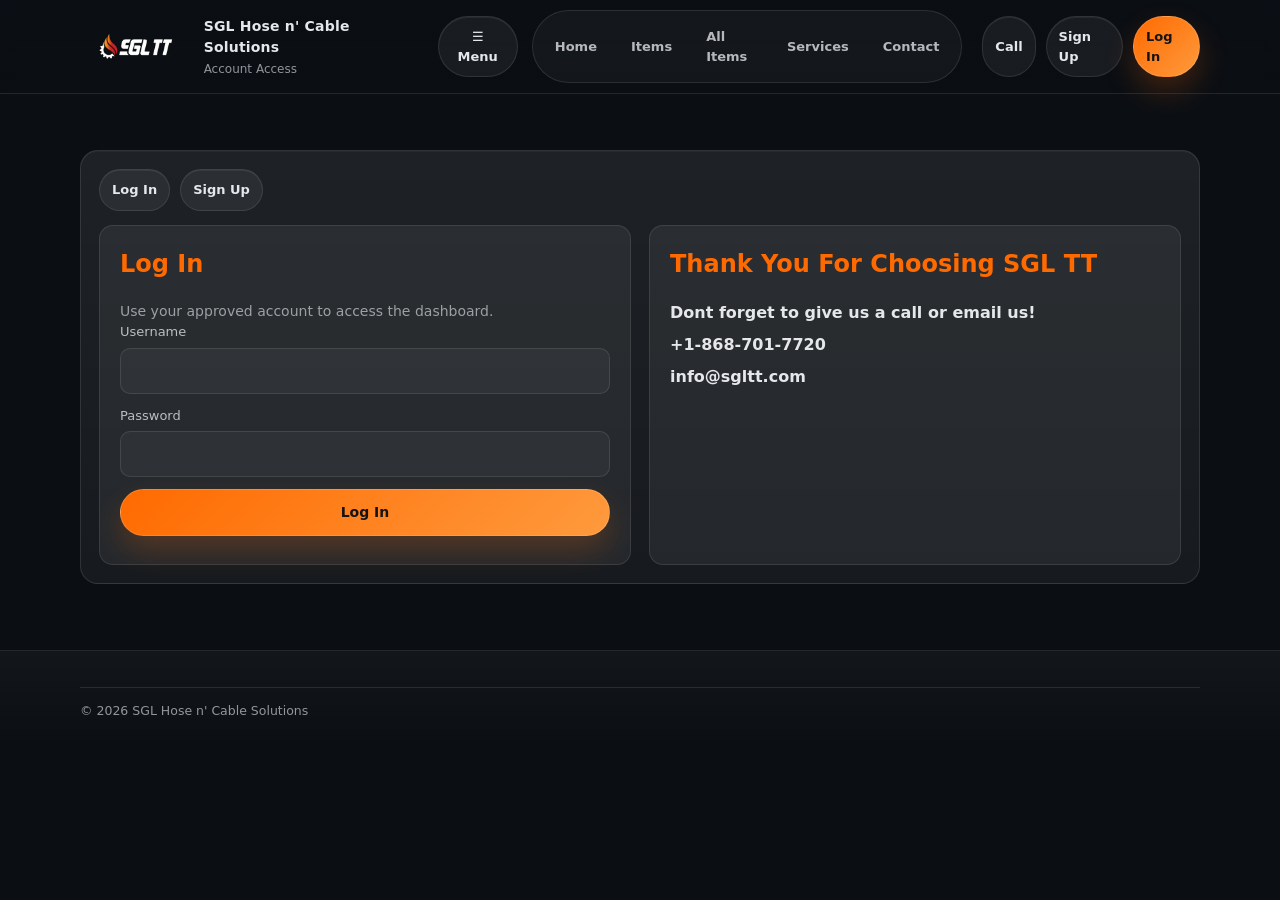
<file: dashboard.html>
<!doctype html>
<html lang="en">
<head>
  <meta charset="utf-8" />
  <meta name="viewport" content="width=device-width, initial-scale=1" />
  <title>Admin Dashboard | SGL Hose n' Cable Solutions</title>
  <meta name="description" content="Manage users, roles, and item listings." />
  <link rel="icon" href="assets/favicon.svg" type="image/svg+xml" />
  <link rel="stylesheet" href="css/styles.css" />
</head>
<body>
  <a class="skip-link" href="#main">Skip to content</a>
  <header class="site-header">
    <div class="container">
      <div class="nav" role="navigation" aria-label="Primary">
        <a class="brand" href="index.html"><img src="assets/images/sgl-logo.png" alt="SGL logo" width="56" height="56" /><div class="brand-text"><strong>SGL Hose n' Cable Solutions</strong><span>Dashboard</span></div></a>
        <button class="btn btn-small menu-btn" type="button" data-menu-btn aria-expanded="false" aria-controls="site-nav">☰ Menu</button>
        <nav id="site-nav" class="nav-links" data-nav-links>
          <a href="index.html" data-nav>Home</a>
          <a href="products.html" data-nav>Items</a>
          <a href="all-items.html" data-nav>All Items</a>
          <a href="cable-repair-trinidad.html" data-nav>Services</a>
          <a href="contact.html" data-nav>Contact</a>
        </nav>
        <div class="nav-cta"><a class="btn btn-small" href="tel:+18687017720">Call</a></div>
      </div>
    </div>
  </header>

  <main id="main" class="section">
    <div class="container" data-dashboard>
      <div class="card">
        <p class="kicker">Secure area</p>
        <h1 style="margin-top:0">Admin & Role Dashboard</h1>
        <p>Signed in as: <strong data-dashboard-user></strong></p>
      </div>

      <div class="dashboard-grid">
        <section class="card">
          <h2 class="section-title" style="margin-top:0">User Management</h2>
          <p class="section-sub">Super users can approve accounts and assign roles.</p>
          <div data-users-panel></div>
        </section>

        <section class="card">
          <h2 class="section-title" style="margin-top:0">Add Item Listing (Display Only)</h2>
          <p class="section-sub">No checkout or payment is enabled. Items are for in-store purchase only.</p>
          <form class="form-grid" data-item-form>
            <label><span>Item name</span><input name="name" required /></label>
            <label><span>Item category</span><input name="category" required /></label>
            <label><span>Main image URL (optional if uploading)</span><input name="mainImage" placeholder="https://..." /></label>
            <label><span>Upload main image</span><input type="file" name="mainImageFile" accept="image/*" /></label>
            <label><span>Upload additional images</span><input type="file" name="additionalImageFiles" accept="image/*" multiple /></label>
            <label><span>Short description</span><textarea name="shortDescription" required></textarea></label>
            <label><span>Full description</span><textarea name="fullDescription"></textarea></label>
            <label><span>Optional display price</span><input name="price" placeholder="$" /></label>
            <label><span>Availability status</span><input name="availability" placeholder="In stock, limited, etc." /></label>
            <label><span>Tags / keywords</span><input name="tags" placeholder="hydraulic, cable, fittings" /></label>
            <button class="btn btn-primary" type="submit">Save Item</button>
          </form>
          <p class="msg" data-item-msg></p>
        </section>

        <section class="card">
          <h2 class="section-title" style="margin-top:0">Manage Existing Items</h2>
          <div data-items-panel></div>
        </section>
      </div>
    </div>
  </main>

  <footer class="site-footer"><div class="container"><div class="copyright">© <span data-year></span> SGL Hose n' Cable Solutions</div></div></footer>
  <script src="js/main.js" defer></script>
</body>
</html>
</file>
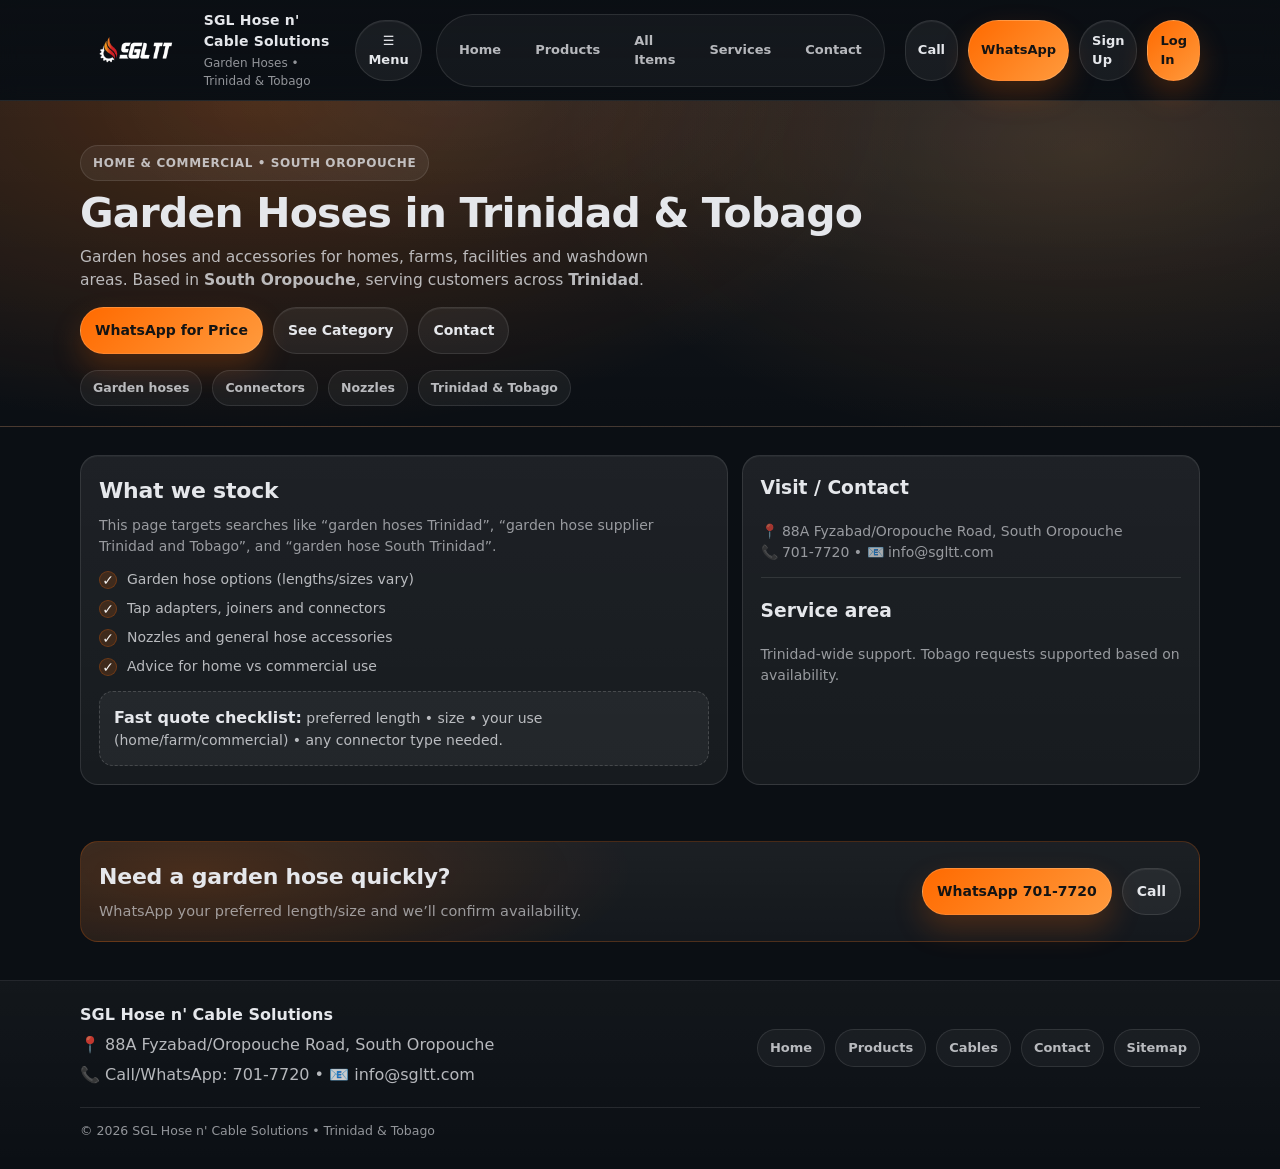
<file: garden-hoses-trinidad.html>
<!doctype html>
<html lang="en">
<head>
  <!-- Google tag (gtag.js) -->
  <script async src="https://www.googletagmanager.com/gtag/js?id=AW-17907611878"></script>
  <script>
    window.dataLayer = window.dataLayer || [];
    function gtag(){dataLayer.push(arguments);}
    gtag("js", new Date());

    gtag("config", "AW-17907611878");
  </script>
  <meta charset="utf-8" />
  <meta name="viewport" content="width=device-width, initial-scale=1" />

  <title>Garden Hoses in Trinidad & Tobago | SGL Hose n' Cable Solutions</title>
  <meta name="description" content="Looking for garden hoses in Trinidad & Tobago? SGL Hose n' Cable Solutions supplies garden hoses, connectors and accessories. South Oropouche. Call/WhatsApp 701-7720." />

  <link rel="canonical" href="https://sgltt.com/garden-hoses-trinidad.html" />
  <meta name="robots" content="index,follow,max-image-preview:large" />
  <meta name="theme-color" content="#ff6600" />

  <meta property="og:type" content="website" />
  <meta property="og:site_name" content="SGL Hose n' Cable Solutions" />
  <meta property="og:title" content="Garden Hoses in Trinidad & Tobago | SGL Hose n' Cable Solutions" />
  <meta property="og:description" content="Garden hoses, connectors and accessories. South Oropouche, Trinidad & Tobago. WhatsApp 701-7720." />
  <meta property="og:url" content="https://sgltt.com/garden-hoses-trinidad.html" />
  <meta property="og:image" content="https://sgltt.com/assets/images/sgl-logo.png" />
  <meta name="twitter:card" content="summary_large_image" />

  <link rel="icon" href="assets/favicon.svg" type="image/svg+xml" />
  <link rel="stylesheet" href="css/styles.css" />

  <script type="application/ld+json">
  {
    "@context": "https://schema.org",
    "@graph": [
      { "@type": "LocalBusiness", "@id": "https://sgltt.com/#business", "name": "SGL Hose n' Cable Solutions", "url": "https://sgltt.com/", "telephone": "+1-868-701-7720", "email": "info@sgltt.com",
        "address": { "@type": "PostalAddress", "streetAddress": "88A Fyzabad/Oropouche Road", "addressLocality": "South Oropouche", "addressCountry": "TT" },
        "areaServed": ["Trinidad", "Tobago", "Trinidad and Tobago"]
      },
      { "@type": "Service", "@id": "https://sgltt.com/garden-hoses-trinidad.html#service", "name": "Garden Hose Supply (Trinidad & Tobago)", "provider": { "@id": "https://sgltt.com/#business" },
        "areaServed": ["Trinidad", "Tobago", "Trinidad and Tobago"], "serviceType": "Garden hoses and accessories"
      }
    ]
  }
  </script>
</head>
<body>
  <a class="skip-link" href="#main">Skip to content</a>

  <header class="site-header">
    <div class="container">
      <div class="nav" role="navigation" aria-label="Primary">
        <a class="brand" href="index.html" aria-label="SGL Hose n' Cable Solutions home">
          <img src="assets/images/sgl-logo.png" alt="SGL Hose n' Cable Solutions logo" width="56" height="56" loading="eager" />
          <div class="brand-text">
            <strong>SGL Hose n' Cable Solutions</strong>
            <span>Garden Hoses • Trinidad & Tobago</span>
          </div>
        </a>

        <button class="btn btn-small menu-btn" type="button" data-menu-btn aria-expanded="false" aria-controls="site-nav">☰ Menu</button>

        <nav id="site-nav" class="nav-links" data-nav-links>
          <a href="index.html" data-nav>Home</a>
          <a href="products.html" data-nav>Products</a>
          <a href="all-items.html" data-nav>All Items</a>
          <a href="cable-repair-trinidad.html" data-nav>Services</a>
          <a href="contact.html" data-nav>Contact</a>
        </nav>

        <div class="nav-cta">
          <a class="btn btn-small" href="tel:+18687017720">Call</a>
          <a class="btn btn-primary btn-small" href="https://wa.me/18687017720" target="_blank" rel="noopener">WhatsApp</a>
        </div>
      </div>
    </div>
  </header>

  <main id="main">
    <section class="hero hero-small">
      <div class="container">
        <div class="hero-wrap hero-wrap-single">
          <div class="hero-main">
            <div class="kicker">Home & Commercial • South Oropouche</div>
            <h1>Garden Hoses in Trinidad & Tobago</h1>
            <p>
              Garden hoses and accessories for homes, farms, facilities and washdown areas.
              Based in <strong>South Oropouche</strong>, serving customers across <strong>Trinidad</strong>.
            </p>
            <div class="hero-actions">
              <a class="btn btn-primary" href="https://wa.me/18687017720?text=Hi%20SGL%2C%20I%20need%20a%20garden%20hose.%20Length%3A%20____%20%7C%20Size%3A%20____%20%7C%20Any%20connectors%3A%20____"
                 target="_blank" rel="noopener">WhatsApp for Price</a>
              <a class="btn" href="products.html#garden">See Category</a>
              <a class="btn" href="contact.html">Contact</a>
            </div>

            <div class="meta-row">
              <span class="chip">Garden hoses</span>
              <span class="chip">Connectors</span>
              <span class="chip">Nozzles</span>
              <span class="chip">Trinidad & Tobago</span>
            </div>
          </div>
        </div>
      </div>
    </section>

    <section class="section">
      <div class="container">
        <div class="grid">
          <div class="card cols-7">
            <h2 class="section-title" style="margin-top:0">What we stock</h2>
            <p class="section-sub">
              This page targets searches like “garden hoses Trinidad”, “garden hose supplier Trinidad and Tobago”, and “garden hose South Trinidad”.
            </p>

            <ul class="checklist">
              <li>Garden hose options (lengths/sizes vary)</li>
              <li>Tap adapters, joiners and connectors</li>
              <li>Nozzles and general hose accessories</li>
              <li>Advice for home vs commercial use</li>
            </ul>

            <div class="callout">
              <strong>Fast quote checklist:</strong> preferred length • size • your use (home/farm/commercial) • any connector type needed.
            </div>
          </div>

          <aside class="card cols-5">
            <h3 style="margin-top:0">Visit / Contact</h3>
            <p style="margin-bottom:0">
              📍 88A Fyzabad/Oropouche Road, South Oropouche<br />
              📞 <a href="tel:+18687017720">701-7720</a> • 📧 <a href="mailto:info@sgltt.com">info@sgltt.com</a>
            </p>
            <hr class="sep" />
            <h3>Service area</h3>
            <p>Trinidad-wide support. Tobago requests supported based on availability.</p>
          </aside>
        </div>
      </div>
    </section>

    <section class="section">
      <div class="container">
        <div class="cta">
          <div>
            <h2 class="section-title" style="margin-top:0">Need a garden hose quickly?</h2>
            <p class="section-sub" style="margin-bottom:0">WhatsApp your preferred length/size and we’ll confirm availability.</p>
          </div>
          <div class="cta-actions">
            <a class="btn btn-primary" href="https://wa.me/18687017720" target="_blank" rel="noopener">WhatsApp 701-7720</a>
            <a class="btn" href="tel:+18687017720">Call</a>
          </div>
        </div>
      </div>
    </section>
  </main>

  <footer class="site-footer">
    <div class="container">
      <div class="footer-wrap">
        <div>
          <p><strong>SGL Hose n' Cable Solutions</strong></p>
          <p>📍 88A Fyzabad/Oropouche Road, South Oropouche</p>
          <p>📞 Call/WhatsApp: <a href="tel:+18687017720">701-7720</a> • 📧 <a href="mailto:info@sgltt.com">info@sgltt.com</a></p>
        </div>
        <div class="footer-links" aria-label="Footer links">
          <a href="index.html">Home</a>
          <a href="products.html">Products</a>
          <a href="cable-repair-trinidad.html">Cables</a>
          <a href="contact.html">Contact</a>
          <a href="sitemap.xml">Sitemap</a>
        </div>
      </div>
      <div class="copyright">© <span data-year></span> SGL Hose n' Cable Solutions • Trinidad & Tobago</div>
    </div>
  </footer>

  <script src="js/main.js" defer></script>
</body>
</html>
</file>
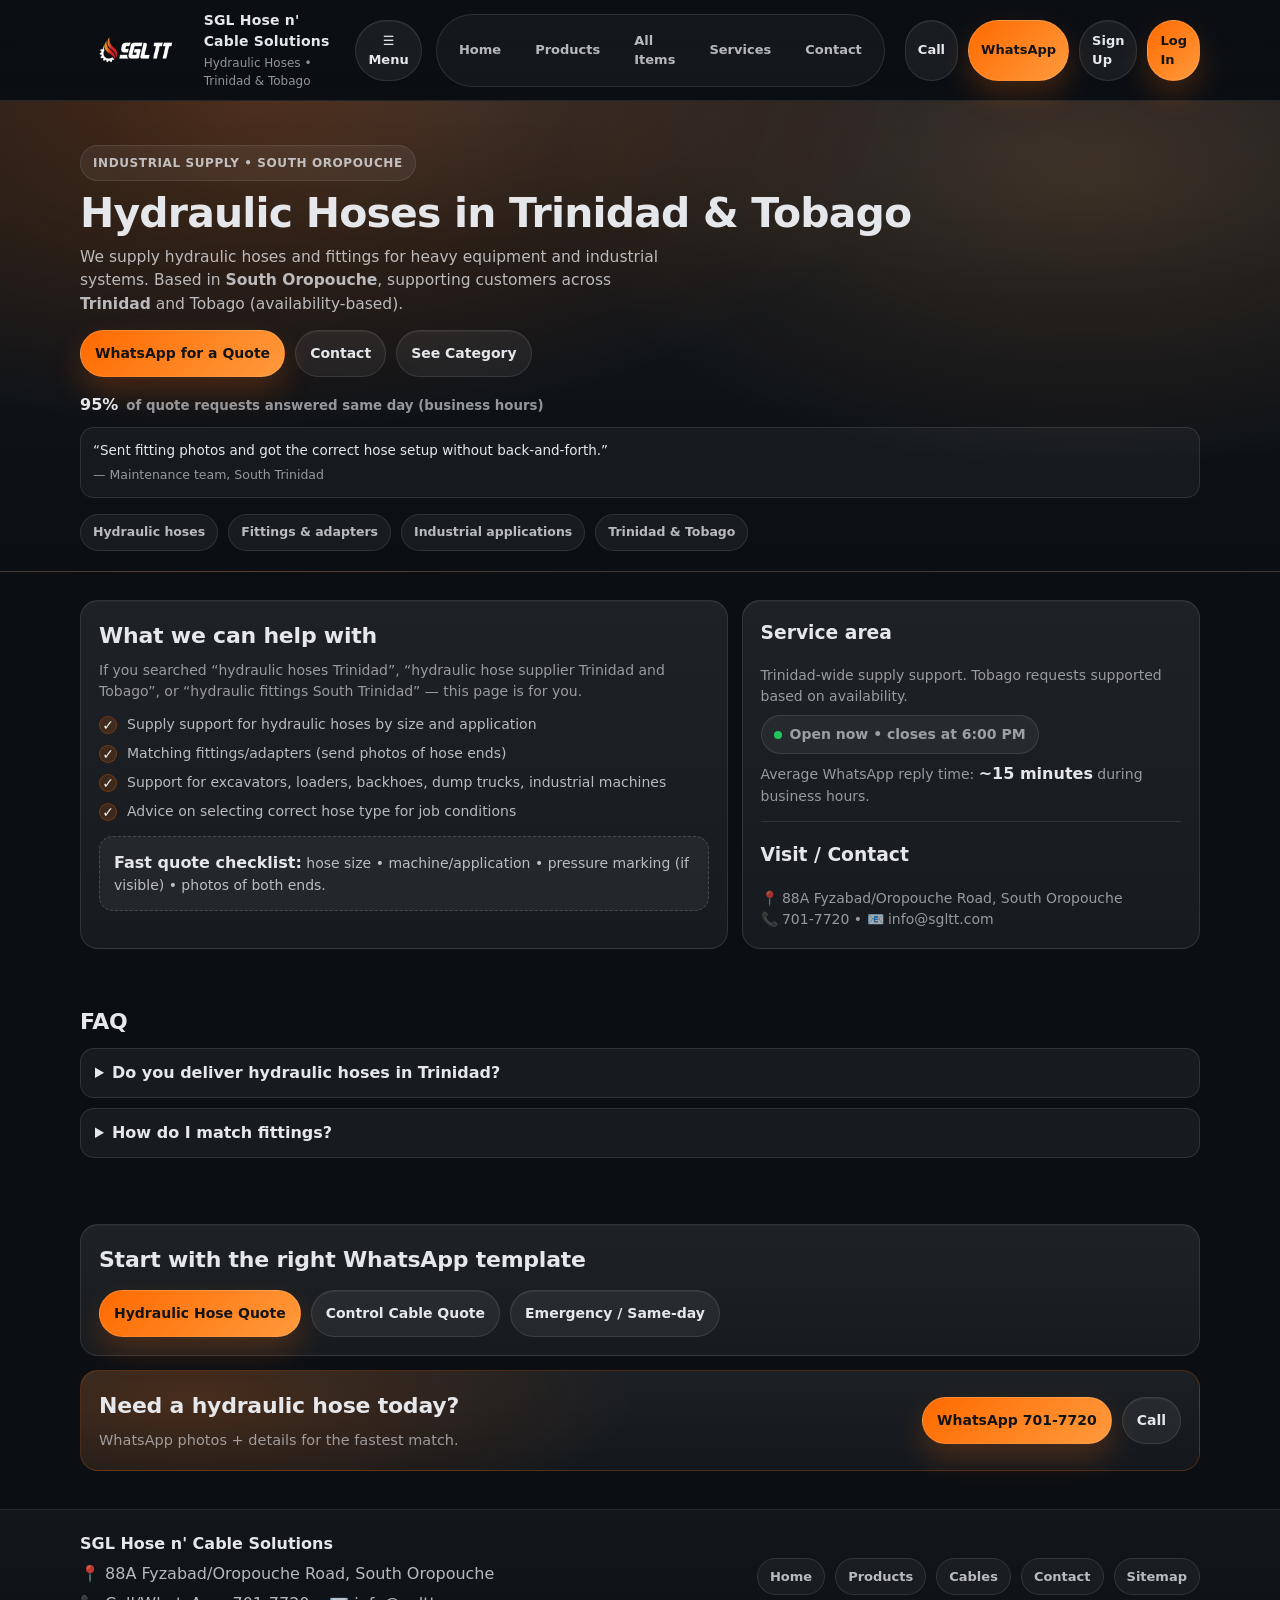
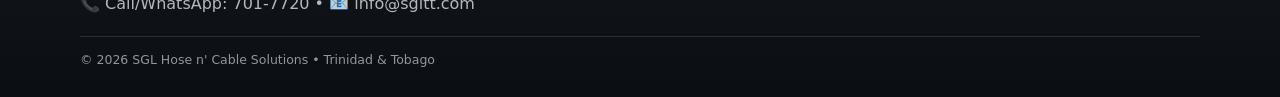
<file: hydraulic-hoses-trinidad.html>
<!doctype html>
<html lang="en">
<head>
  <!-- Google tag (gtag.js) -->
  <script async src="https://www.googletagmanager.com/gtag/js?id=AW-17907611878"></script>
  <script>
    window.dataLayer = window.dataLayer || [];
    function gtag(){dataLayer.push(arguments);}
    gtag("js", new Date());

    gtag("config", "AW-17907611878");
  </script>
  <meta charset="utf-8" />
  <meta name="viewport" content="width=device-width, initial-scale=1" />

  <title>Hydraulic Hoses in Trinidad & Tobago | SGL Hose n' Cable Solutions</title>
  <meta name="description" content="Need hydraulic hoses in Trinidad & Tobago? SGL Hose n' Cable Solutions supplies hydraulic hoses, fittings and adapters. Based in South Oropouche. Call/WhatsApp 701-7720." />

  <link rel="canonical" href="https://sgltt.com/hydraulic-hoses-trinidad.html" />
  <meta name="robots" content="index,follow,max-image-preview:large" />
  <meta name="theme-color" content="#ff6600" />

  <meta property="og:type" content="website" />
  <meta property="og:site_name" content="SGL Hose n' Cable Solutions" />
  <meta property="og:title" content="Hydraulic Hoses in Trinidad & Tobago | SGL Hose n' Cable Solutions" />
  <meta property="og:description" content="Industrial hydraulic hoses, fittings and adapters. South Oropouche, Trinidad & Tobago. WhatsApp 701-7720." />
  <meta property="og:url" content="https://sgltt.com/hydraulic-hoses-trinidad.html" />
  <meta property="og:image" content="https://sgltt.com/assets/images/sgl-logo.png" />
  <meta name="twitter:card" content="summary_large_image" />

  <link rel="icon" href="assets/favicon.svg" type="image/svg+xml" />
  <link rel="stylesheet" href="css/styles.css" />

  <script type="application/ld+json">
  {
    "@context": "https://schema.org",
    "@graph": [
      {
        "@type": "LocalBusiness",
        "@id": "https://sgltt.com/#business",
        "name": "SGL Hose n' Cable Solutions",
        "url": "https://sgltt.com/",
        "telephone": "+1-868-701-7720",
        "email": "info@sgltt.com",
        "address": {
          "@type": "PostalAddress",
          "streetAddress": "88A Fyzabad/Oropouche Road",
          "addressLocality": "South Oropouche",
          "addressCountry": "TT"
        },
        "areaServed": ["Trinidad", "Tobago", "Trinidad and Tobago"]
      },
      {
        "@type": "Service",
        "@id": "https://sgltt.com/hydraulic-hoses-trinidad.html#service",
        "name": "Hydraulic Hose Supply (Trinidad & Tobago)",
        "provider": { "@id": "https://sgltt.com/#business" },
        "areaServed": ["Trinidad", "Tobago", "Trinidad and Tobago"],
        "serviceType": "Hydraulic hoses, fittings and adapters"
      },
      {
        "@type": "FAQPage",
        "@id": "https://sgltt.com/hydraulic-hoses-trinidad.html#faq",
        "mainEntity": [
          {
            "@type": "Question",
            "name": "What do I need to get a hydraulic hose quote in Trinidad?",
            "acceptedAnswer": { "@type": "Answer", "text": "Send the hose size (ID if known), machine/application, and photos of both ends/fittings via WhatsApp 701-7720 for fastest matching." }
          },
          {
            "@type": "Question",
            "name": "Do you supply hydraulic fittings and adapters?",
            "acceptedAnswer": { "@type": "Answer", "text": "Yes. Ask for the fitting type/size or send a clear photo of the ends to match adapters and connectors." }
          }
        ]
      }
    ]
  }
  </script>
</head>

<body>
  <a class="skip-link" href="#main">Skip to content</a>

  <header class="site-header">
    <div class="container">
      <div class="nav" role="navigation" aria-label="Primary">
        <a class="brand" href="index.html" aria-label="SGL Hose n' Cable Solutions home">
          <img src="assets/images/sgl-logo.png" alt="SGL Hose n' Cable Solutions logo" width="56" height="56" loading="eager" />
          <div class="brand-text">
            <strong>SGL Hose n' Cable Solutions</strong>
            <span>Hydraulic Hoses • Trinidad & Tobago</span>
          </div>
        </a>

        <button class="btn btn-small menu-btn" type="button" data-menu-btn aria-expanded="false" aria-controls="site-nav">☰ Menu</button>

        <nav id="site-nav" class="nav-links" data-nav-links>
          <a href="index.html" data-nav>Home</a>
          <a href="products.html" data-nav>Products</a>
          <a href="all-items.html" data-nav>All Items</a>
          <a href="cable-repair-trinidad.html" data-nav>Services</a>
          <a href="contact.html" data-nav>Contact</a>
        </nav>

        <div class="nav-cta">
          <a class="btn btn-small" href="tel:+18687017720">Call</a>
          <a class="btn btn-primary btn-small" href="https://wa.me/18687017720" target="_blank" rel="noopener">WhatsApp</a>
        </div>
      </div>
    </div>
  </header>

  <main id="main">
    <section class="hero hero-small">
      <div class="container">
        <div class="hero-wrap hero-wrap-single">
          <div class="hero-main">
            <div class="kicker">Industrial Supply • South Oropouche</div>
            <h1>Hydraulic Hoses in Trinidad & Tobago</h1>
            <p>
              We supply hydraulic hoses and fittings for heavy equipment and industrial systems.
              Based in <strong>South Oropouche</strong>, supporting customers across <strong>Trinidad</strong> and Tobago (availability-based).
            </p>
            <div class="hero-actions">
              <a class="btn btn-primary" href="https://wa.me/18687017720?text=Hi%20SGL%2C%20I%20need%20a%20hydraulic%20hose%20quote.%20Size%3A%20____%20%7C%20Machine%3A%20____%20%7C%20(attach%20photos%20of%20both%20ends)"
                 target="_blank" rel="noopener">WhatsApp for a Quote</a>
              <a class="btn" href="contact.html">Contact</a>
              <a class="btn" href="products.html#hydraulic">See Category</a>
            </div>
            <div class="trust-strip">
              <div class="trust-stat">95% <small>of quote requests answered same day (business hours)</small></div>
              <article class="testimonial">
                <p>“Sent fitting photos and got the correct hose setup without back-and-forth.”</p>
                <span>— Maintenance team, South Trinidad</span>
              </article>
            </div>

            <div class="meta-row">
              <span class="chip">Hydraulic hoses</span>
              <span class="chip">Fittings & adapters</span>
              <span class="chip">Industrial applications</span>
              <span class="chip">Trinidad & Tobago</span>
            </div>
          </div>
        </div>
      </div>
    </section>

    <section class="section">
      <div class="container">
        <div class="grid">
          <div class="card cols-7">
            <h2 class="section-title" style="margin-top:0">What we can help with</h2>
            <p class="section-sub">
              If you searched “hydraulic hoses Trinidad”, “hydraulic hose supplier Trinidad and Tobago”, or “hydraulic fittings South Trinidad” — this page is for you.
            </p>

            <ul class="checklist">
              <li>Supply support for hydraulic hoses by size and application</li>
              <li>Matching fittings/adapters (send photos of hose ends)</li>
              <li>Support for excavators, loaders, backhoes, dump trucks, industrial machines</li>
              <li>Advice on selecting correct hose type for job conditions</li>
            </ul>

            <div class="callout">
              <strong>Fast quote checklist:</strong> hose size • machine/application • pressure marking (if visible) • photos of both ends.
            </div>
          </div>

          <aside class="card cols-5">
            <h3 style="margin-top:0">Service area</h3>
            <p>Trinidad-wide supply support. Tobago requests supported based on availability.</p>
            <p class="status-pill" data-open-status>Checking open status…</p>
            <p style="margin:8px 0 0">Average WhatsApp reply time: <strong>~15 minutes</strong> during business hours.</p>
            <hr class="sep" />
            <h3>Visit / Contact</h3>
            <p style="margin-bottom:0">
              📍 88A Fyzabad/Oropouche Road, South Oropouche<br />
              📞 <a href="tel:+18687017720">701-7720</a> • 📧 <a href="mailto:info@sgltt.com">info@sgltt.com</a>
            </p>
          </aside>
        </div>
      </div>
    </section>

    <section class="section faq" id="faq">
      <div class="container">
        <h2 class="section-title">FAQ</h2>
        <div class="cols-12">
          <details>
            <summary>Do you deliver hydraulic hoses in Trinidad?</summary>
            <p>We support customers across Trinidad. Message us with your location and requirement to confirm options.</p>
          </details>
          <details>
            <summary>How do I match fittings?</summary>
            <p>Send clear photos of both ends/fittings and any markings. If possible, include the hose ID size.</p>
          </details>
        </div>
      </div>
    </section>

    <section class="section">
      <div class="container">
        <div class="card" style="margin-bottom:14px">
          <h2 class="section-title" style="margin-top:0">Start with the right WhatsApp template</h2>
          <div class="hero-actions">
            <a class="btn btn-primary" href="https://wa.me/18687017720?text=Hydraulic%20Hose%20Quote%0ASize%3A%20____%0AMachine%3A%20____%0AFitting%20photos%3A%20attached%0ALocation%3A%20____" target="_blank" rel="noopener">Hydraulic Hose Quote</a>
            <a class="btn" href="https://wa.me/18687017720?text=Control%20Cable%20Quote%0ACable%20type%3A%20____%0ALength%3A%20____%0APhotos%3A%20attached" target="_blank" rel="noopener">Control Cable Quote</a>
            <a class="btn" href="https://wa.me/18687017720?text=Emergency%20Hose%20Request%0AMachine%3A%20____%0ALocation%3A%20____%0ANeed%20by%3A%20____" target="_blank" rel="noopener">Emergency / Same-day</a>
          </div>
        </div>
        <div class="cta">
          <div>
            <h2 class="section-title" style="margin-top:0">Need a hydraulic hose today?</h2>
            <p class="section-sub" style="margin-bottom:0">WhatsApp photos + details for the fastest match.</p>
          </div>
          <div class="cta-actions">
            <a class="btn btn-primary" href="https://wa.me/18687017720" target="_blank" rel="noopener">WhatsApp 701-7720</a>
            <a class="btn" href="tel:+18687017720">Call</a>
          </div>
        </div>
      </div>
    </section>

  </main>
  <div class="sticky-cta" aria-label="Quick mobile contact">
    <a class="btn" href="tel:+18687017720">Call Now</a>
    <a class="btn btn-primary" href="https://wa.me/18687017720?text=Hydraulic%20Hose%20Quote%0ASize%3A%20____%0AMachine%3A%20____" target="_blank" rel="noopener">WhatsApp Quote</a>
  </div>

  <footer class="site-footer">
    <div class="container">
      <div class="footer-wrap">
        <div>
          <p><strong>SGL Hose n' Cable Solutions</strong></p>
          <p>📍 88A Fyzabad/Oropouche Road, South Oropouche</p>
          <p>📞 Call/WhatsApp: <a href="tel:+18687017720">701-7720</a> • 📧 <a href="mailto:info@sgltt.com">info@sgltt.com</a></p>
        </div>
        <div class="footer-links" aria-label="Footer links">
          <a href="index.html">Home</a>
          <a href="products.html">Products</a>
          <a href="cable-repair-trinidad.html">Cables</a>
          <a href="contact.html">Contact</a>
          <a href="sitemap.xml">Sitemap</a>
        </div>
      </div>
      <div class="copyright">© <span data-year></span> SGL Hose n' Cable Solutions • Trinidad & Tobago</div>
    </div>
  </footer>

  <script src="js/main.js" defer></script>
</body>
</html>
</file>
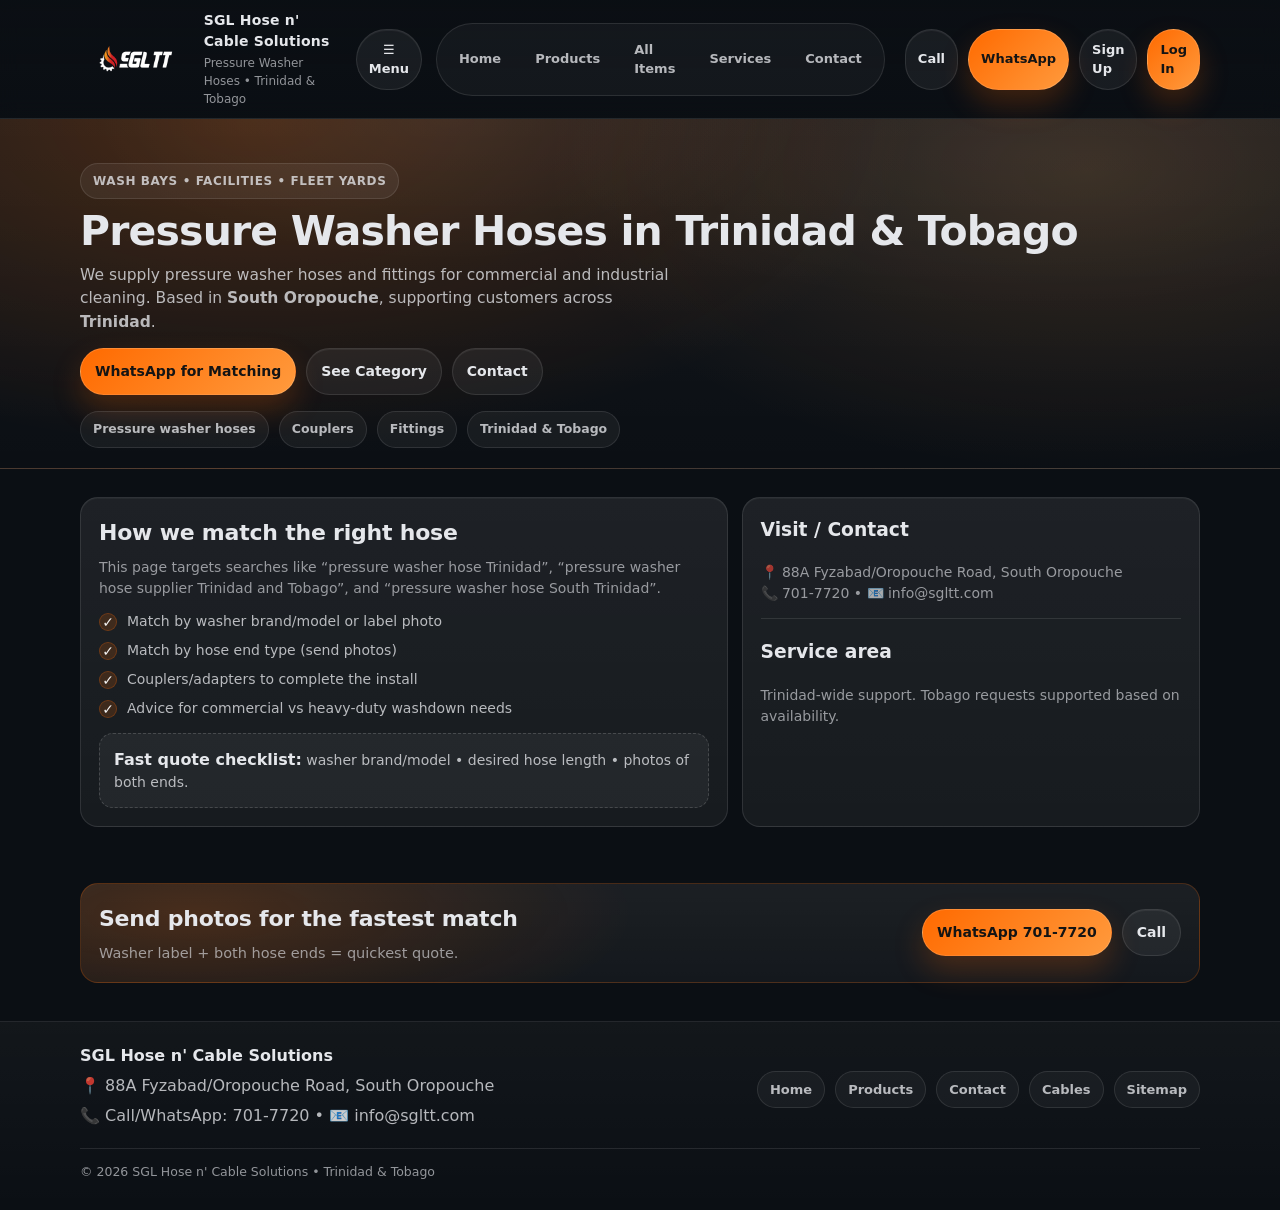
<file: pressure-washer-hoses-trinidad.html>
<!doctype html>
<html lang="en">
<head>
    <!-- Google tag (gtag.js) -->
  <script async src="https://www.googletagmanager.com/gtag/js?id=AW-17907611878"></script>
  <script>
    window.dataLayer = window.dataLayer || [];
    function gtag(){dataLayer.push(arguments);}
    gtag("js", new Date());

    gtag("config", "AW-17907611878");
  </script>
  <meta charset="utf-8" />
  <meta name="viewport" content="width=device-width, initial-scale=1" />

  <title>Pressure Washer Hoses in Trinidad & Tobago | SGL Hose n' Cable Solutions</title>
  <meta name="description" content="Need a pressure washer hose in Trinidad & Tobago? We supply pressure washer hoses, couplers and fittings. South Oropouche. Call/WhatsApp 701-7720." />

  <link rel="canonical" href="https://sgltt.com/pressure-washer-hoses-trinidad.html" />
  <meta name="robots" content="index,follow,max-image-preview:large" />
  <meta name="theme-color" content="#ff6600" />

  <meta property="og:type" content="website" />
  <meta property="og:site_name" content="SGL Hose n' Cable Solutions" />
  <meta property="og:title" content="Pressure Washer Hoses in Trinidad & Tobago | SGL Hose n' Cable Solutions" />
  <meta property="og:description" content="Pressure washer hoses, couplers and fittings. South Oropouche, Trinidad & Tobago. WhatsApp 701-7720." />
  <meta property="og:url" content="https://sgltt.com/pressure-washer-hoses-trinidad.html" />
  <meta property="og:image" content="https://sgltt.com/assets/images/sgl-logo.png" />
  <meta name="twitter:card" content="summary_large_image" />

  <link rel="icon" href="assets/favicon.svg" type="image/svg+xml" />
  <link rel="stylesheet" href="css/styles.css" />

  <script type="application/ld+json">
  {
    "@context": "https://schema.org",
    "@graph": [
      { "@type": "LocalBusiness", "@id": "https://sgltt.com/#business", "name": "SGL Hose n' Cable Solutions", "url": "https://sgltt.com/", "telephone": "+1-868-701-7720", "email": "info@sgltt.com",
        "address": { "@type": "PostalAddress", "streetAddress": "88A Fyzabad/Oropouche Road", "addressLocality": "South Oropouche", "addressCountry": "TT" },
        "areaServed": ["Trinidad", "Tobago", "Trinidad and Tobago"]
      },
      { "@type": "Service", "@id": "https://sgltt.com/pressure-washer-hoses-trinidad.html#service", "name": "Pressure Washer Hose Supply (Trinidad & Tobago)",
        "provider": { "@id": "https://sgltt.com/#business" }, "areaServed": ["Trinidad", "Tobago", "Trinidad and Tobago"],
        "serviceType": "Pressure washer hoses, couplers and fittings"
      }
    ]
  }
  </script>
</head>
<body>
  <a class="skip-link" href="#main">Skip to content</a>

  <header class="site-header">
    <div class="container">
      <div class="nav" role="navigation" aria-label="Primary">
        <a class="brand" href="index.html" aria-label="SGL Hose n' Cable Solutions home">
          <img src="assets/images/sgl-logo.png" alt="SGL Hose n' Cable Solutions logo" width="56" height="56" loading="eager" />
          <div class="brand-text">
            <strong>SGL Hose n' Cable Solutions</strong>
            <span>Pressure Washer Hoses • Trinidad & Tobago</span>
          </div>
        </a>

        <button class="btn btn-small menu-btn" type="button" data-menu-btn aria-expanded="false" aria-controls="site-nav">☰ Menu</button>

        <nav id="site-nav" class="nav-links" data-nav-links>
          <a href="index.html" data-nav>Home</a>
          <a href="products.html" data-nav>Products</a>
          <a href="all-items.html" data-nav>All Items</a>
          <a href="cable-repair-trinidad.html" data-nav>Services</a>
          <a href="contact.html" data-nav>Contact</a>
        </nav>

        <div class="nav-cta">
          <a class="btn btn-small" href="tel:+18687017720">Call</a>
          <a class="btn btn-primary btn-small" href="https://wa.me/18687017720" target="_blank" rel="noopener">WhatsApp</a>
        </div>
      </div>
    </div>
  </header>

  <main id="main">
    <section class="hero hero-small">
      <div class="container">
        <div class="hero-wrap hero-wrap-single">
          <div class="hero-main">
            <div class="kicker">Wash Bays • Facilities • Fleet Yards</div>
            <h1>Pressure Washer Hoses in Trinidad & Tobago</h1>
            <p>
              We supply pressure washer hoses and fittings for commercial and industrial cleaning.
              Based in <strong>South Oropouche</strong>, supporting customers across <strong>Trinidad</strong>.
            </p>
            <div class="hero-actions">
              <a class="btn btn-primary" href="https://wa.me/18687017720?text=Hi%20SGL%2C%20I%20need%20a%20pressure%20washer%20hose.%20Washer%20brand%2Fmodel%3A%20____%20%7C%20Length%3A%20____%20%7C%20(attach%20photos%20of%20hose%20ends)"
                 target="_blank" rel="noopener">WhatsApp for Matching</a>
              <a class="btn" href="products.html#pressure">See Category</a>
              <a class="btn" href="contact.html">Contact</a>
            </div>

            <div class="meta-row">
              <span class="chip">Pressure washer hoses</span>
              <span class="chip">Couplers</span>
              <span class="chip">Fittings</span>
              <span class="chip">Trinidad & Tobago</span>
            </div>
          </div>
        </div>
      </div>
    </section>

    <section class="section">
      <div class="container">
        <div class="grid">
          <div class="card cols-7">
            <h2 class="section-title" style="margin-top:0">How we match the right hose</h2>
            <p class="section-sub">
              This page targets searches like “pressure washer hose Trinidad”, “pressure washer hose supplier Trinidad and Tobago”, and “pressure washer hose South Trinidad”.
            </p>

            <ul class="checklist">
              <li>Match by washer brand/model or label photo</li>
              <li>Match by hose end type (send photos)</li>
              <li>Couplers/adapters to complete the install</li>
              <li>Advice for commercial vs heavy-duty washdown needs</li>
            </ul>

            <div class="callout">
              <strong>Fast quote checklist:</strong> washer brand/model • desired hose length • photos of both ends.
            </div>
          </div>

          <aside class="card cols-5">
            <h3 style="margin-top:0">Visit / Contact</h3>
            <p style="margin-bottom:0">
              📍 88A Fyzabad/Oropouche Road, South Oropouche<br />
              📞 <a href="tel:+18687017720">701-7720</a> • 📧 <a href="mailto:info@sgltt.com">info@sgltt.com</a>
            </p>
            <hr class="sep" />
            <h3>Service area</h3>
            <p>Trinidad-wide support. Tobago requests supported based on availability.</p>
          </aside>
        </div>
      </div>
    </section>

    <section class="section">
      <div class="container">
        <div class="cta">
          <div>
            <h2 class="section-title" style="margin-top:0">Send photos for the fastest match</h2>
            <p class="section-sub" style="margin-bottom:0">Washer label + both hose ends = quickest quote.</p>
          </div>
          <div class="cta-actions">
            <a class="btn btn-primary" href="https://wa.me/18687017720" target="_blank" rel="noopener">WhatsApp 701-7720</a>
            <a class="btn" href="tel:+18687017720">Call</a>
          </div>
        </div>
      </div>
    </section>

  </main>

  <footer class="site-footer">
    <div class="container">
      <div class="footer-wrap">
        <div>
          <p><strong>SGL Hose n' Cable Solutions</strong></p>
          <p>📍 88A Fyzabad/Oropouche Road, South Oropouche</p>
          <p>📞 Call/WhatsApp: <a href="tel:+18687017720">701-7720</a> • 📧 <a href="mailto:info@sgltt.com">info@sgltt.com</a></p>
        </div>
        <div class="footer-links" aria-label="Footer links">
          <a href="index.html">Home</a>
          <a href="products.html">Products</a>
          <a href="contact.html">Contact</a>
          <a href="cable-repair-trinidad.html">Cables</a>
          <a href="sitemap.xml">Sitemap</a>
        </div>
      </div>
      <div class="copyright">© <span data-year></span> SGL Hose n' Cable Solutions • Trinidad & Tobago</div>
    </div>
  </footer>

  <script src="js/main.js" defer></script>
</body>
</html>
</file>
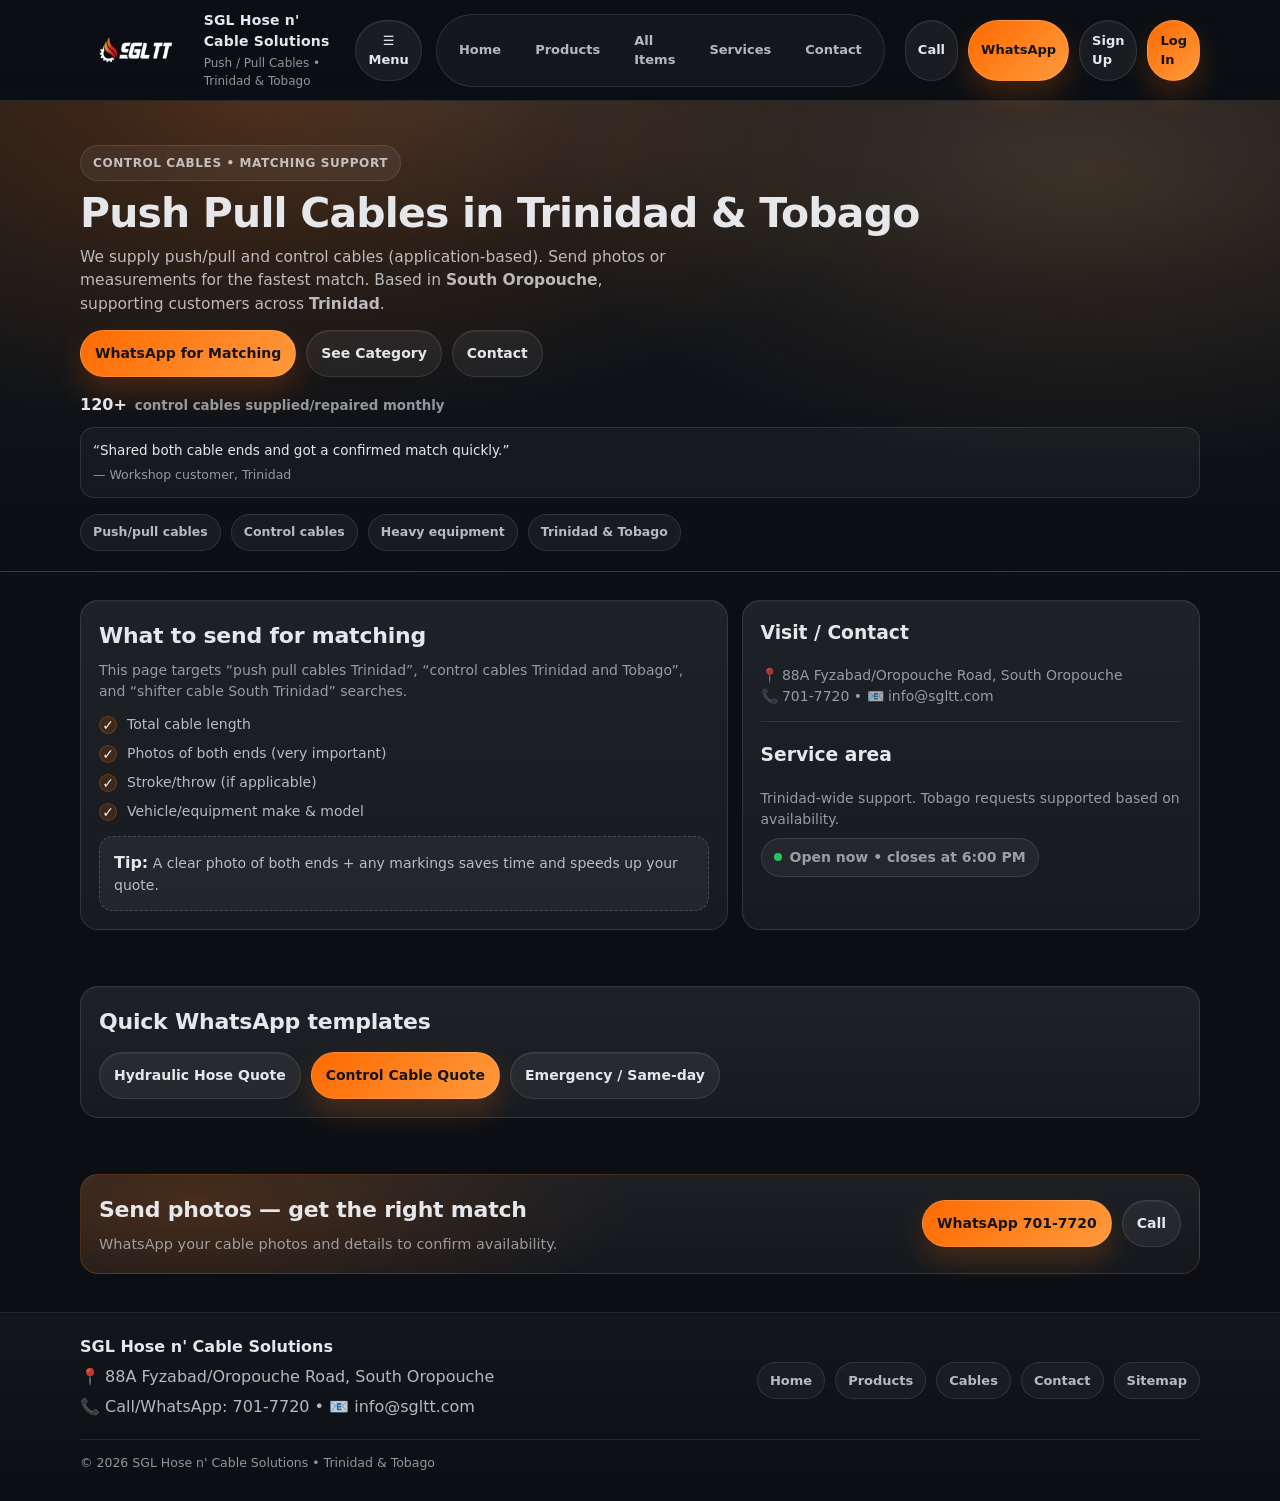
<file: push-pull-cables-trinidad.html>
<!doctype html>
<html lang="en">
<head>
  <!-- Google tag (gtag.js) -->
  <script async src="https://www.googletagmanager.com/gtag/js?id=AW-17907611878"></script>
  <script>
    window.dataLayer = window.dataLayer || [];
    function gtag(){dataLayer.push(arguments);}
    gtag("js", new Date());

    gtag("config", "AW-17907611878");
  </script>
  <meta charset="utf-8" />
  <meta name="viewport" content="width=device-width, initial-scale=1" />

  <title>Push Pull Cables in Trinidad & Tobago | SGL Hose n' Cable Solutions</title>
  <meta name="description" content="Need push/pull control cables in Trinidad & Tobago? We supply push pull and heavy equipment cables (application-based). South Oropouche. Call/WhatsApp 701-7720." />

  <link rel="canonical" href="https://sgltt.com/push-pull-cables-trinidad.html" />
  <meta name="robots" content="index,follow,max-image-preview:large" />
  <meta name="theme-color" content="#ff6600" />

  <meta property="og:type" content="website" />
  <meta property="og:site_name" content="SGL Hose n' Cable Solutions" />
  <meta property="og:title" content="Push Pull Cables in Trinidad & Tobago | SGL Hose n' Cable Solutions" />
  <meta property="og:description" content="Push/pull control cables and heavy equipment cables (application-based). South Oropouche. WhatsApp 701-7720." />
  <meta property="og:url" content="https://sgltt.com/push-pull-cables-trinidad.html" />
  <meta property="og:image" content="https://sgltt.com/assets/images/sgl-logo.png" />
  <meta name="twitter:card" content="summary_large_image" />

  <link rel="icon" href="assets/favicon.svg" type="image/svg+xml" />
  <link rel="stylesheet" href="css/styles.css" />

  <script type="application/ld+json">
  {
    "@context": "https://schema.org",
    "@graph": [
      { "@type": "LocalBusiness", "@id": "https://sgltt.com/#business", "name": "SGL Hose n' Cable Solutions", "url": "https://sgltt.com/", "telephone": "+1-868-701-7720", "email": "info@sgltt.com",
        "address": { "@type": "PostalAddress", "streetAddress": "88A Fyzabad/Oropouche Road", "addressLocality": "South Oropouche", "addressCountry": "TT" },
        "areaServed": ["Trinidad", "Tobago", "Trinidad and Tobago"]
      },
      { "@type": "Service", "@id": "https://sgltt.com/push-pull-cables-trinidad.html#service", "name": "Push/Pull & Control Cables (Trinidad & Tobago)",
        "provider": { "@id": "https://sgltt.com/#business" },
        "areaServed": ["Trinidad", "Tobago", "Trinidad and Tobago"],
        "serviceType": "Push/pull control cables and heavy equipment cables"
      }
    ]
  }
  </script>
</head>
<body>
  <a class="skip-link" href="#main">Skip to content</a>

  <header class="site-header">
    <div class="container">
      <div class="nav" role="navigation" aria-label="Primary">
        <a class="brand" href="index.html" aria-label="SGL Hose n' Cable Solutions home">
          <img src="assets/images/sgl-logo.png" alt="SGL Hose n' Cable Solutions logo" width="56" height="56" loading="eager" />
          <div class="brand-text">
            <strong>SGL Hose n' Cable Solutions</strong>
            <span>Push / Pull Cables • Trinidad & Tobago</span>
          </div>
        </a>

        <button class="btn btn-small menu-btn" type="button" data-menu-btn aria-expanded="false" aria-controls="site-nav">☰ Menu</button>

        <nav id="site-nav" class="nav-links" data-nav-links>
          <a href="index.html" data-nav>Home</a>
          <a href="products.html" data-nav>Products</a>
          <a href="all-items.html" data-nav>All Items</a>
          <a href="cable-repair-trinidad.html" data-nav>Services</a>
          <a href="contact.html" data-nav>Contact</a>
        </nav>

        <div class="nav-cta">
          <a class="btn btn-small" href="tel:+18687017720">Call</a>
          <a class="btn btn-primary btn-small" href="https://wa.me/18687017720" target="_blank" rel="noopener">WhatsApp</a>
        </div>
      </div>
    </div>
  </header>

  <main id="main">
    <section class="hero hero-small">
      <div class="container">
        <div class="hero-wrap hero-wrap-single">
          <div class="hero-main">
            <div class="kicker">Control Cables • Matching Support</div>
            <h1>Push Pull Cables in Trinidad & Tobago</h1>
            <p>
              We supply push/pull and control cables (application-based). Send photos or measurements for the fastest match.
              Based in <strong>South Oropouche</strong>, supporting customers across <strong>Trinidad</strong>.
            </p>
            <div class="hero-actions">
              <a class="btn btn-primary" href="https://wa.me/18687017720?text=Hi%20SGL%2C%20I%20need%20a%20push%2Fpull%20or%20control%20cable.%20Vehicle%2FMachine%3A%20____%20%7C%20Length%3A%20____%20%7C%20(attach%20photos%20of%20both%20ends)"
                 target="_blank" rel="noopener">WhatsApp for Matching</a>
              <a class="btn" href="products.html#cables">See Category</a>
              <a class="btn" href="contact.html">Contact</a>
            </div>
            <div class="trust-strip">
              <div class="trust-stat">120+ <small>control cables supplied/repaired monthly</small></div>
              <article class="testimonial">
                <p>“Shared both cable ends and got a confirmed match quickly.”</p>
                <span>— Workshop customer, Trinidad</span>
              </article>
            </div>

            <div class="meta-row">
              <span class="chip">Push/pull cables</span>
              <span class="chip">Control cables</span>
              <span class="chip">Heavy equipment</span>
              <span class="chip">Trinidad & Tobago</span>
            </div>
          </div>
        </div>
      </div>
    </section>

    <section class="section">
      <div class="container">
        <div class="grid">
          <div class="card cols-7">
            <h2 class="section-title" style="margin-top:0">What to send for matching</h2>
            <p class="section-sub">
              This page targets “push pull cables Trinidad”, “control cables Trinidad and Tobago”, and “shifter cable South Trinidad” searches.
            </p>

            <ul class="checklist">
              <li>Total cable length</li>
              <li>Photos of both ends (very important)</li>
              <li>Stroke/throw (if applicable)</li>
              <li>Vehicle/equipment make & model</li>
            </ul>

            <div class="callout">
              <strong>Tip:</strong> A clear photo of both ends + any markings saves time and speeds up your quote.
            </div>
          </div>

          <aside class="card cols-5">
            <h3 style="margin-top:0">Visit / Contact</h3>
            <p style="margin-bottom:0">
              📍 88A Fyzabad/Oropouche Road, South Oropouche<br />
              📞 <a href="tel:+18687017720">701-7720</a> • 📧 <a href="mailto:info@sgltt.com">info@sgltt.com</a>
            </p>
            <hr class="sep" />
            <h3>Service area</h3>
            <p>Trinidad-wide support. Tobago requests supported based on availability.</p>
            <p class="status-pill" data-open-status>Checking open status…</p>
          </aside>
        </div>
      </div>
    </section>

    <section class="section">
      <div class="container">
        <div class="card">
          <h2 class="section-title" style="margin-top:0">Quick WhatsApp templates</h2>
          <div class="hero-actions">
            <a class="btn" href="https://wa.me/18687017720?text=Hydraulic%20Hose%20Quote%0ASize%3A%20____%0AMachine%3A%20____%0APhotos%3A%20attached" target="_blank" rel="noopener">Hydraulic Hose Quote</a>
            <a class="btn btn-primary" href="https://wa.me/18687017720?text=Control%20Cable%20Quote%0AVehicle%2FMachine%3A%20____%0ALength%3A%20____%0AEnds%20photos%3A%20attached%0AUrgency%3A%20____" target="_blank" rel="noopener">Control Cable Quote</a>
            <a class="btn" href="https://wa.me/18687017720?text=Emergency%20Cable%20Request%0AType%3A%20____%0ALocation%3A%20____%0ANeed%20by%3A%20____" target="_blank" rel="noopener">Emergency / Same-day</a>
          </div>
        </div>
      </div>
    </section>

    <section class="section">
      <div class="container">
        <div class="cta">
          <div>
            <h2 class="section-title" style="margin-top:0">Send photos — get the right match</h2>
            <p class="section-sub" style="margin-bottom:0">WhatsApp your cable photos and details to confirm availability.</p>
          </div>
          <div class="cta-actions">
            <a class="btn btn-primary" href="https://wa.me/18687017720" target="_blank" rel="noopener">WhatsApp 701-7720</a>
            <a class="btn" href="tel:+18687017720">Call</a>
          </div>
        </div>
      </div>
    </section>

  </main>

  <div class="sticky-cta" aria-label="Quick mobile contact">
    <a class="btn" href="tel:+18687017720">Call Now</a>
    <a class="btn btn-primary" href="https://wa.me/18687017720?text=Control%20Cable%20Quote%0AVehicle%2FMachine%3A%20____%0ALength%3A%20____" target="_blank" rel="noopener">WhatsApp Quote</a>
  </div>

  <footer class="site-footer">
    <div class="container">
      <div class="footer-wrap">
        <div>
          <p><strong>SGL Hose n' Cable Solutions</strong></p>
          <p>📍 88A Fyzabad/Oropouche Road, South Oropouche</p>
          <p>📞 Call/WhatsApp: <a href="tel:+18687017720">701-7720</a> • 📧 <a href="mailto:info@sgltt.com">info@sgltt.com</a></p>
        </div>
        <div class="footer-links" aria-label="Footer links">
          <a href="index.html">Home</a>
          <a href="products.html">Products</a>
          <a href="cable-repair-trinidad.html">Cables</a>
          <a href="contact.html">Contact</a>
          <a href="sitemap.xml">Sitemap</a>
        </div>
      </div>
      <div class="copyright">© <span data-year></span> SGL Hose n' Cable Solutions • Trinidad & Tobago</div>
    </div>
  </footer>

  <script src="js/main.js" defer></script>
</body>
</html>
</file>
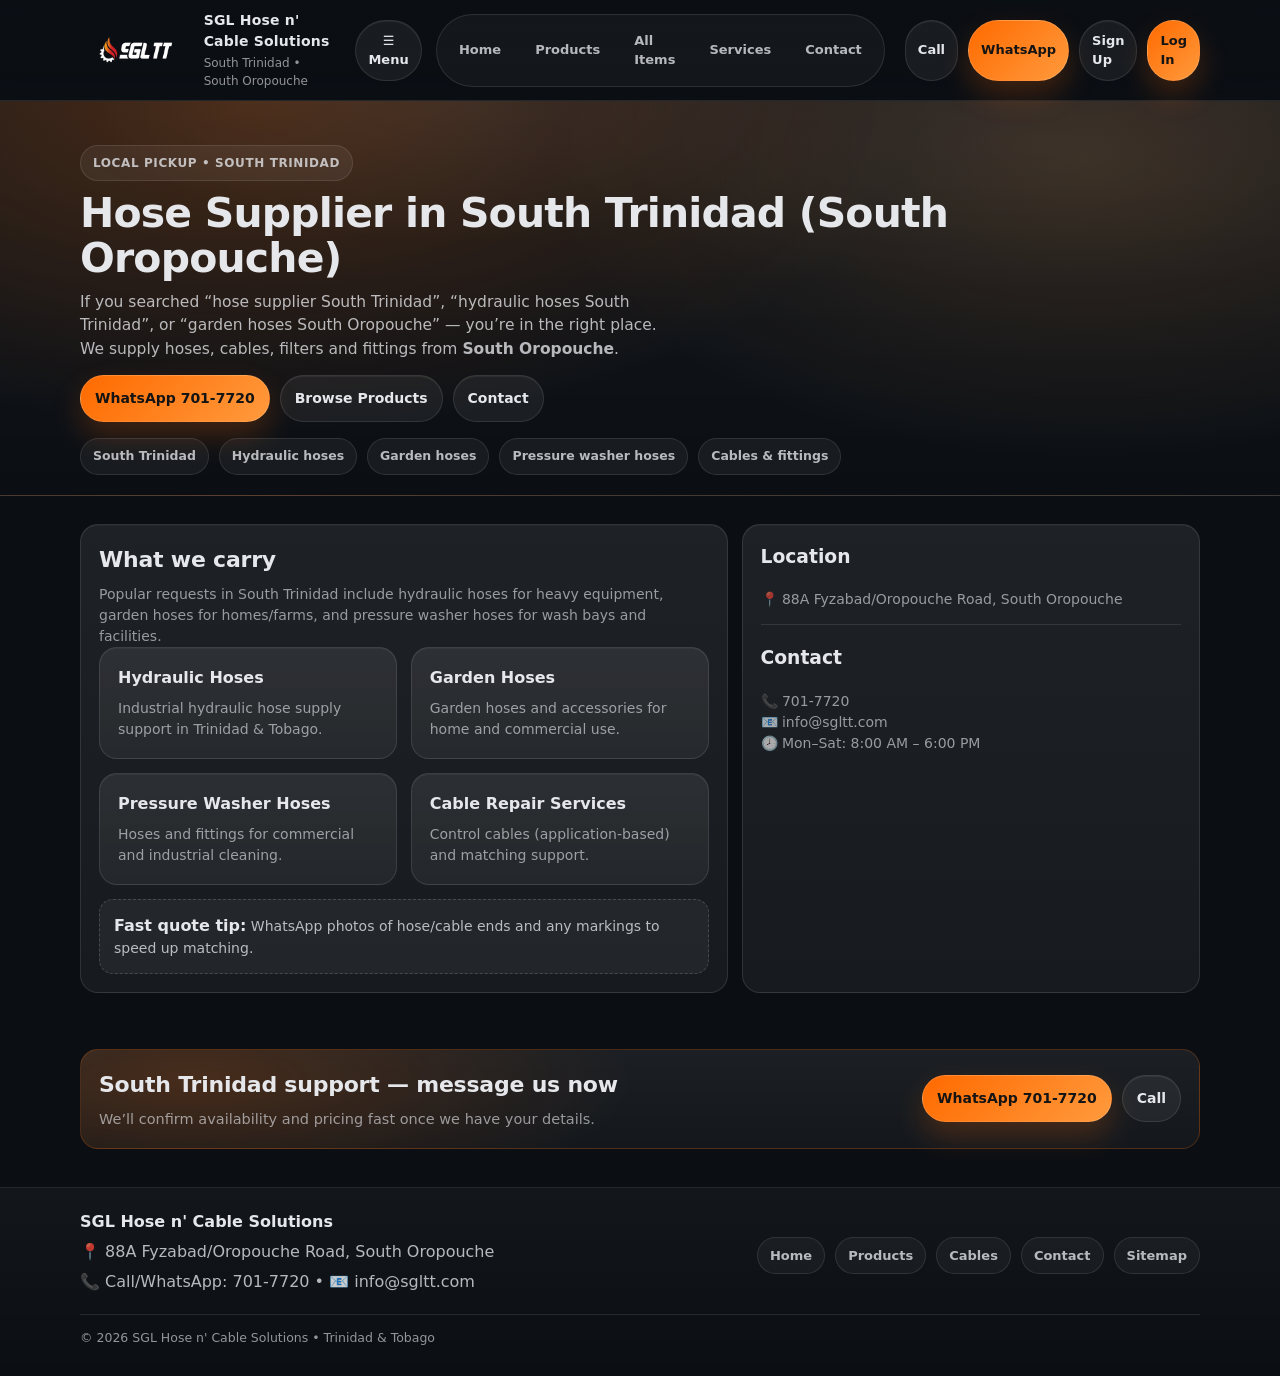
<file: south-trinidad-hose-supplier.html>
<!doctype html>
<html lang="en">
<head>
   <!-- Google tag (gtag.js) -->
  <script async src="https://www.googletagmanager.com/gtag/js?id=AW-17907611878"></script>
  <script>
    window.dataLayer = window.dataLayer || [];
    function gtag(){dataLayer.push(arguments);}
    gtag("js", new Date());

    gtag("config", "AW-17907611878");
  </script>
  <meta charset="utf-8" />
  <meta name="viewport" content="width=device-width, initial-scale=1" />

  <title>Hose Supplier in South Trinidad | South Oropouche | SGL Hose n' Cable Solutions</title>
  <meta name="description" content="SGL Hose n' Cable Solutions is a hose supplier in South Trinidad (South Oropouche). Hydraulic hoses, garden hoses, pressure washer hoses, cables, filters and fittings. Call/WhatsApp 701-7720." />

  <link rel="canonical" href="https://sgltt.com/south-trinidad-hose-supplier.html" />
  <meta name="robots" content="index,follow,max-image-preview:large" />
  <meta name="theme-color" content="#ff6600" />

  <meta property="og:type" content="website" />
  <meta property="og:site_name" content="SGL Hose n' Cable Solutions" />
  <meta property="og:title" content="Hose Supplier in South Trinidad | South Oropouche | SGL" />
  <meta property="og:description" content="South Trinidad hose supplier: hydraulic hoses, garden hoses, pressure washer hoses, cables, filters and fittings. WhatsApp 701-7720." />
  <meta property="og:url" content="https://sgltt.com/south-trinidad-hose-supplier.html" />
  <meta property="og:image" content="https://sgltt.com/assets/images/sgl-logo.png" />
  <meta name="twitter:card" content="summary_large_image" />

  <link rel="icon" href="assets/favicon.svg" type="image/svg+xml" />
  <link rel="stylesheet" href="css/styles.css" />

  <script type="application/ld+json">
  {
    "@context":"https://schema.org",
    "@graph":[
      {
        "@type":"LocalBusiness",
        "@id":"https://sgltt.com/#business",
        "name":"SGL Hose n' Cable Solutions",
        "url":"https://sgltt.com/",
        "telephone":"+1-868-701-7720",
        "email":"info@sgltt.com",
        "address":{
          "@type":"PostalAddress",
          "streetAddress":"88A Fyzabad/Oropouche Road",
          "addressLocality":"South Oropouche",
          "addressCountry":"TT"
        },
        "areaServed":["South Trinidad","Trinidad","Tobago","Trinidad and Tobago"]
      }
    ]
  }
  </script>
</head>
<body>
  <a class="skip-link" href="#main">Skip to content</a>

  <header class="site-header">
    <div class="container">
      <div class="nav" role="navigation" aria-label="Primary">
        <a class="brand" href="index.html" aria-label="SGL Hose n' Cable Solutions home">
          <img src="assets/images/sgl-logo.png" alt="SGL Hose n' Cable Solutions logo" width="56" height="56" loading="eager" />
          <div class="brand-text">
            <strong>SGL Hose n' Cable Solutions</strong>
            <span>South Trinidad • South Oropouche</span>
          </div>
        </a>

        <button class="btn btn-small menu-btn" type="button" data-menu-btn aria-expanded="false" aria-controls="site-nav">☰ Menu</button>

        <nav id="site-nav" class="nav-links" data-nav-links>
          <a href="index.html" data-nav>Home</a>
          <a href="products.html" data-nav>Products</a>
          <a href="all-items.html" data-nav>All Items</a>
          <a href="cable-repair-trinidad.html" data-nav>Services</a>
          <a href="contact.html" data-nav>Contact</a>
        </nav>

        <div class="nav-cta">
          <a class="btn btn-small" href="tel:+18687017720">Call</a>
          <a class="btn btn-primary btn-small" href="https://wa.me/18687017720" target="_blank" rel="noopener">WhatsApp</a>
        </div>
      </div>
    </div>
  </header>

  <main id="main">
    <section class="hero hero-small">
      <div class="container">
        <div class="hero-wrap hero-wrap-single">
          <div class="hero-main">
            <div class="kicker">Local Pickup • South Trinidad</div>
            <h1>Hose Supplier in South Trinidad (South Oropouche)</h1>
            <p>
              If you searched “hose supplier South Trinidad”, “hydraulic hoses South Trinidad”, or “garden hoses South Oropouche” — you’re in the right place.
              We supply hoses, cables, filters and fittings from <strong>South Oropouche</strong>.
            </p>

            <div class="hero-actions">
              <a class="btn btn-primary" href="https://wa.me/18687017720" target="_blank" rel="noopener">WhatsApp 701-7720</a>
              <a class="btn" href="products.html">Browse Products</a>
              <a class="btn" href="contact.html">Contact</a>
            </div>

            <div class="meta-row">
              <span class="chip">South Trinidad</span>
              <span class="chip">Hydraulic hoses</span>
              <span class="chip">Garden hoses</span>
              <span class="chip">Pressure washer hoses</span>
              <span class="chip">Cables & fittings</span>
            </div>
          </div>
        </div>
      </div>
    </section>

    <section class="section">
      <div class="container">
        <div class="grid">
          <div class="card cols-7">
            <h2 class="section-title" style="margin-top:0">What we carry</h2>
            <p class="section-sub">
              Popular requests in South Trinidad include hydraulic hoses for heavy equipment, garden hoses for homes/farms,
              and pressure washer hoses for wash bays and facilities.
            </p>

            <div class="grid">
              <a class="card card-link cols-6" href="hydraulic-hoses-trinidad.html">
                <strong>Hydraulic Hoses</strong>
                <p>Industrial hydraulic hose supply support in Trinidad & Tobago.</p>
              </a>
              <a class="card card-link cols-6" href="garden-hoses-trinidad.html">
                <strong>Garden Hoses</strong>
                <p>Garden hoses and accessories for home and commercial use.</p>
              </a>
              <a class="card card-link cols-6" href="pressure-washer-hoses-trinidad.html">
                <strong>Pressure Washer Hoses</strong>
                <p>Hoses and fittings for commercial and industrial cleaning.</p>
              </a>
               <a class="card card-link cols-6" href="cable-repair-trinidad.html">
                <strong>Cable Repair Services</strong>
                <p>Control cables (application-based) and matching support.</p>
              </a>
            </div>

            <div class="callout">
              <strong>Fast quote tip:</strong> WhatsApp photos of hose/cable ends and any markings to speed up matching.
            </div>
          </div>

          <aside class="card cols-5">
            <h3 style="margin-top:0">Location</h3>
            <p>📍 88A Fyzabad/Oropouche Road, South Oropouche</p>
            <hr class="sep" />
            <h3>Contact</h3>
            <p style="margin-bottom:0">
              📞 <a href="tel:+18687017720">701-7720</a><br/>
              📧 <a href="mailto:info@sgltt.com">info@sgltt.com</a><br/>
              🕗 Mon–Sat: 8:00 AM – 6:00 PM
            </p>
          </aside>
        </div>
      </div>
    </section>

    <section class="section">
      <div class="container">
        <div class="cta">
          <div>
            <h2 class="section-title" style="margin-top:0">South Trinidad support — message us now</h2>
            <p class="section-sub" style="margin-bottom:0">We’ll confirm availability and pricing fast once we have your details.</p>
          </div>
          <div class="cta-actions">
            <a class="btn btn-primary" href="https://wa.me/18687017720" target="_blank" rel="noopener">WhatsApp 701-7720</a>
            <a class="btn" href="tel:+18687017720">Call</a>
          </div>
        </div>
      </div>
    </section>

  </main>

  <footer class="site-footer">
    <div class="container">
      <div class="footer-wrap">
        <div>
          <p><strong>SGL Hose n' Cable Solutions</strong></p>
          <p>📍 88A Fyzabad/Oropouche Road, South Oropouche</p>
          <p>📞 Call/WhatsApp: <a href="tel:+18687017720">701-7720</a> • 📧 <a href="mailto:info@sgltt.com">info@sgltt.com</a></p>
        </div>
        <div class="footer-links" aria-label="Footer links">
          <a href="index.html">Home</a>
          <a href="products.html">Products</a>
          <a href="cable-repair-trinidad.html">Cables</a>
          <a href="contact.html">Contact</a>
          <a href="sitemap.xml">Sitemap</a>
        </div>
      </div>
      <div class="copyright">© <span data-year></span> SGL Hose n' Cable Solutions • Trinidad & Tobago</div>
    </div>
  </footer>

  <script src="js/main.js" defer></script>
</body>
</html>
</file>
<file: css/styles.css>
/* ==========================================================================
   SGL Hose n' Cable Solutions - Modern UI + SEO-friendly layout
   File: /css/styles.css
   ========================================================================== */

/* ---------- CSS Reset (light) ---------- */
*,
*::before,
*::after { box-sizing: border-box; }

html:focus-within { scroll-behavior: smooth; }

html, body { height: 100%; }

body {
  margin: 0;
  font-family: system-ui, -apple-system, Segoe UI, Roboto, Helvetica, Arial, "Apple Color Emoji", "Segoe UI Emoji";
  line-height: 1.5;
  color: var(--brand);
  background: #0b0f14;
}

img, picture, video, canvas, svg { display: block; max-width: 100%; }

input, button, textarea, select { font: inherit; color: inherit; }

a { color: inherit; text-decoration: none; }
a:hover { text-decoration: none; }

:root{
  --bg: #0b0f14;
  --panel: rgba(255,255,255,0.06);
  --panel-2: rgba(255,255,255,0.09);
  --border: rgba(255,255,255,0.10);
  --border-2: rgba(255,255,255,0.14);
  --text: #e5e7eb;
  --muted: rgba(229,231,235,0.78);
  --muted2: rgba(229,231,235,0.62);

  --brand: #ff6a00;
  --brand2: #ff9a3d;

  --shadow: 0 20px 50px rgba(0,0,0,0.55);
  --shadow2: 0 10px 30px rgba(0,0,0,0.35);

  --radius: 18px;
  --radius2: 14px;

  --max: 1120px;
}

/* ---------- Utilities ---------- */
.container{
  width: min(var(--max), calc(100% - 32px));
  margin-inline: auto;
}

.skip-link{
  position: absolute;
  left: -999px;
  top: 12px;
  background: #ffffff;
  color: #111827;
  padding: 10px 14px;
  border-radius: 10px;
  z-index: 9999;
}
.skip-link:focus { left: 12px; }

/* ---------- Header / Nav ---------- */
.site-header{
  --header-inner-height: 84px;
  position: sticky;
  top: 0;
  z-index: 50;
  background: linear-gradient(to bottom, rgba(11,15,20,0.92), rgba(11,15,20,0.70));
  backdrop-filter: blur(10px);
  border-bottom: 1px solid var(--border);
}

.nav{
  display: flex;
  align-items: center;
  justify-content: flex-start;
  gap: 14px;
  min-height: var(--header-inner-height);
  padding: 10px 0;
}

.brand{
  display: flex;
  align-items: center;
  gap: 14px;
  min-width: 220px;
  margin-right: 8px;
}
.brand img{
  width: auto;
  height: clamp(54px, 6.8vh, 68px);
  max-height: calc(var(--header-inner-height) * 0.78);
  object-fit: contain;
  width: auto;
  height: clamp(54px, 6.8vh, 68px);
  max-height: calc(var(--header-inner-height) * 0.78);
}
.brand-text{
  display: grid;
  gap: 2px;
}
.brand-text strong{
  font-size: 14px;
  letter-spacing: 0.2px;
  color: var(--text);
}
.brand-text span{
  font-size: 12px;
  color: var(--muted2);
}

.nav-links{
  display: flex;
  align-items: center;
  gap: 10px;
  margin-left: auto;
  padding: 8px 10px;
  border: 1px solid var(--border);
  border-radius: 999px;
  background: rgba(255,255,255,0.04);
}
.nav-links a{
  padding: 8px 12px;
  border-radius: 999px;
  color: var(--muted);
  font-weight: 600;
  font-size: 13px;
}
.nav-links a:hover{
  background: rgba(255,255,255,0.06);
  color: var(--text);
}
.nav-links a[aria-current="page"]{
  background: rgba(255,255,255,0.10);
  color: var(--text);
  border: 1px solid var(--border);
}

.nav-cta{
  display: flex;
  gap: 10px;
  margin-left: 6px;
}

.menu-btn{
  display: none;
}

/* Mobile nav */
@media (max-width: 860px){
  .site-header{ --header-inner-height: 72px; }
  .menu-btn{ display: inline-flex; }
  .menu-btn{ margin-left: auto; }
  .brand img{
    height: clamp(44px, 6.2vh, 56px);
  }
  .nav-links{
    display: none;
    position: absolute;
    top: calc(var(--header-inner-height) + 12px);
    left: 16px;
    right: 16px;
    border-radius: 16px;
    flex-direction: column;
    align-items: stretch;
    gap: 6px;
    padding: 10px;
    background: rgba(12,16,22,0.96);
    box-shadow: var(--shadow2);
  }
  .nav-links.is-open{ display: flex; }
  .nav-links a{
    border-radius: 12px;
    padding: 12px 14px;
  }
}

/* ---------- Buttons ---------- */
.btn{
  display: inline-flex;
  align-items: center;
  justify-content: center;
  gap: 8px;
  padding: 12px 14px;
  border-radius: 999px;
  border: 1px solid var(--border);
  background: rgba(255,255,255,0.06);
  color: var(--text);
  font-weight: 700;
  font-size: 14px;
  cursor: pointer;
  box-shadow: 0 1px 0 rgba(255,255,255,0.06) inset;
  transition: transform 120ms ease, background 120ms ease, border-color 120ms ease;
}
.btn:hover{
  background: rgba(255,255,255,0.09);
  border-color: var(--border-2);
  transform: translateY(-1px);
}
.btn:active{ transform: translateY(0px); }

.btn-small{
  padding: 10px 12px;
  font-size: 13px;
  font-weight: 800;
}

.btn-primary{
  background: linear-gradient(135deg, var(--brand), var(--brand2));
  border-color: rgba(255,255,255,0.14);
  color: #141414;
  box-shadow: 0 14px 30px rgba(255, 106, 0, 0.22);
}
.btn-primary:hover{
  border-color: rgba(255,255,255,0.20);
  background: linear-gradient(135deg, #ff7a1a, #ffae5c);
}

/* ---------- Hero ---------- */
.hero{
  position: relative;
  overflow: hidden;
  padding: 56px 0 28px;
  background:
    radial-gradient(1200px 600px at 20% 0%, rgba(255,106,0,0.22), transparent 55%),
    radial-gradient(900px 500px at 85% 15%, rgba(255,154,61,0.15), transparent 60%),
    linear-gradient(to bottom, rgba(255,255,255,0.04), transparent);
  border-bottom: 1px solid var(--border);
}

.hero::before{
  content: "";
  position: absolute;
  inset: 0;
  background:
    radial-gradient(600px 240px at 35% 0%, rgba(255,255,255,0.05), transparent 60%),
    radial-gradient(800px 260px at 80% 10%, rgba(255,255,255,0.04), transparent 60%);
  pointer-events: none;
}

.hero-small{
  padding: 44px 0 20px;
}

.hero-wrap{
  display: grid;
  grid-template-columns: 1.35fr 0.85fr;
  gap: 18px;
  align-items: start;
  position: relative;
  z-index: 1;
}

.hero-wrap-single{
  grid-template-columns: 1fr;
}

.hero-main h1{
  margin: 10px 0 10px;
  font-size: clamp(28px, 3.2vw, 44px);
  line-height: 1.1;
  letter-spacing: -0.02em;
  color: var(--text);
}

.hero-main p{
  margin: 0 0 14px;
  color: var(--muted);
  font-size: 15.5px;
  max-width: 60ch;
}

.kicker{
  display: inline-flex;
  align-items: center;
  gap: 8px;
  padding: 8px 12px;
  border-radius: 999px;
  background: rgba(255,255,255,0.06);
  border: 1px solid var(--border);
  color: var(--muted);
  font-weight: 800;
  font-size: 12px;
  letter-spacing: 0.05em;
  text-transform: uppercase;
}

.hero-actions{
  display: flex;
  gap: 10px;
  flex-wrap: wrap;
  margin-top: 14px;
}

.meta-row{
  display: flex;
  flex-wrap: wrap;
  gap: 10px;
  margin-top: 16px;
}

/* ---------- Chips / Badges ---------- */
.chip{
  display: inline-flex;
  align-items: center;
  padding: 8px 12px;
  border-radius: 999px;
  border: 1px solid var(--border);
  background: rgba(255,255,255,0.05);
  color: var(--muted);
  font-weight: 750;
  font-size: 12.5px;
}
.chip-link{
  cursor: pointer;
  transition: background 120ms ease, border-color 120ms ease, transform 120ms ease;
}
.chip-link:hover{
  background: rgba(255,255,255,0.08);
  border-color: var(--border-2);
  transform: translateY(-1px);
}

.badge{
  display: inline-flex;
  width: fit-content;
  align-items: center;
  padding: 6px 10px;
  border-radius: 999px;
  background: rgba(255, 106, 0, 0.16);
  border: 1px solid rgba(255, 106, 0, 0.25);
  color: rgba(255,255,255,0.92);
  font-weight: 850;
  font-size: 12px;
}

/* ---------- Cards / Sections ---------- */
.section{
  padding: 28px 0;
}

.section-title{
  margin: 0 0 8px;
  font-size: 22px;
  letter-spacing: -0.01em;
  color: var(--text);
}

.section-sub{
  margin: 0 0 16px;
  color: var(--muted2);
  font-size: 14.5px;
  max-width: 80ch;
}

.card{
  background: linear-gradient(to bottom, rgba(255,255,255,0.08), rgba(255,255,255,0.05));
  border: 1px solid var(--border);
  border-radius: var(--radius);
  padding: 18px;
  box-shadow: 0 1px 0 rgba(255,255,255,0.04) inset;
}

.card-link{
  transition: transform 120ms ease, border-color 120ms ease, background 120ms ease;
}
.card-link:hover{
  transform: translateY(-2px);
  border-color: var(--border-2);
  background: linear-gradient(to bottom, rgba(255,255,255,0.10), rgba(255,255,255,0.06));
}

.card strong{
  color: var(--text);
  font-size: 16px;
}
.card h3{
  color: var(--text);
}
.card p{
  margin: 8px 0 0;
  color: var(--muted2);
  font-size: 14px;
}

/* ---------- Grid System ---------- */
.grid{
  display: grid;
  gap: 14px;
  grid-template-columns: repeat(12, 1fr);
}

.cols-12{ grid-column: span 12; }
.cols-7 { grid-column: span 7; }
.cols-6 { grid-column: span 6; }
.cols-5 { grid-column: span 5; }
.cols-4 { grid-column: span 4; }

@media (max-width: 980px){
  .hero-wrap{ grid-template-columns: 1fr; }
  .cols-7, .cols-6, .cols-5, .cols-4 { grid-column: span 12; }
}

/* ---------- Side Cards ---------- */
.hero-side .side-card{
  background: rgba(255,255,255,0.06);
  border: 1px solid var(--border);
  border-radius: var(--radius);
  padding: 16px;
  box-shadow: var(--shadow2);
}
.hero-side .side-card + .side-card{ margin-top: 12px; }

.hero-side h3{
  margin: 0 0 8px;
  color: var(--text);
  font-size: 16px;
}
.hero-side p{
  margin: 0 0 10px;
  color: var(--muted2);
  font-size: 14px;
}

.side-list{
  margin: 0;
  padding-left: 18px;
  color: var(--muted);
  font-size: 13.5px;
}
.side-list li{ margin: 6px 0; }

/* ---------- Lists / Callouts ---------- */
.checklist{
  margin: 12px 0 0;
  padding: 0;
  list-style: none;
  display: grid;
  gap: 8px;
}
.checklist li{
  display: flex;
  gap: 10px;
  align-items: flex-start;
  color: var(--muted);
  font-size: 14px;
}
.checklist li::before{
  content: "✓";
  flex: 0 0 auto;
  width: 18px;
  height: 18px;
  border-radius: 999px;
  display: inline-flex;
  align-items: center;
  justify-content: center;
  background: rgba(255,106,0,0.16);
  border: 1px solid rgba(255,106,0,0.25);
  color: rgba(255,255,255,0.94);
  font-weight: 900;
  line-height: 1;
  margin-top: 2px;
}

.callout{
  margin-top: 14px;
  padding: 14px 14px;
  border-radius: var(--radius2);
  background: rgba(255,255,255,0.05);
  border: 1px dashed rgba(255,255,255,0.16);
  color: var(--muted);
  font-size: 14px;
}
.callout strong{ color: var(--text); }
.callout-grid{
  display: grid;
  gap: 10px;
}

.trust-strip{
  margin-top: 16px;
  display: grid;
  gap: 10px;
}
.trust-stat{
  display: inline-flex;
  align-items: baseline;
  gap: 8px;
  font-weight: 800;
  color: var(--text);
}
.trust-stat small{
  color: var(--muted2);
  font-weight: 700;
}
.testimonials{
  display: grid;
  gap: 10px;
}
.testimonial{
  padding: 12px;
  border-radius: var(--radius2);
  border: 1px solid var(--border);
  background: rgba(255,255,255,0.04);
}
.testimonial p{ margin: 0; font-size: 13.5px; color: var(--text); }
.testimonial span{ display:block; margin-top:6px; color: var(--muted2); font-size: 12.5px; }
.logo-row{
  display: flex;
  flex-wrap: wrap;
  gap: 8px;
}

.sep{
  border: 0;
  border-top: 1px solid var(--border);
  margin: 14px 0;
}

/* ---------- FAQ ---------- */
.faq details{
  background: rgba(255,255,255,0.05);
  border: 1px solid var(--border);
  border-radius: var(--radius2);
  padding: 12px 14px;
  margin: 10px 0;
}
.faq summary{
  cursor: pointer;
  font-weight: 850;
  color: var(--text);
  outline: none;
}
.faq details p{
  margin: 10px 0 0;
  color: var(--muted);
  font-size: 14px;
}

/* ---------- Map ---------- */
.map{
  padding: 0;
  overflow: hidden;
}
.map iframe{
  width: 100%;
  height: 320px;
  border: 0;
  display: block;
}
@media (max-width: 980px){
  .map iframe{ height: 300px; }
}

/* ---------- Contact page styles ---------- */
.contact-list{
  display: grid;
  gap: 12px;
  margin-top: 6px;
}
.contact-item{
  padding: 12px 12px;
  border-radius: var(--radius2);
  border: 1px solid var(--border);
  background: rgba(255,255,255,0.04);
}
.contact-label{
  font-size: 12px;
  text-transform: uppercase;
  letter-spacing: 0.06em;
  color: var(--muted2);
  font-weight: 850;
  margin-bottom: 4px;
}
.contact-value{
  color: var(--text);
  font-weight: 650;
  font-size: 14px;
}
.contact-value a{ text-decoration: underline; text-decoration-color: rgba(255,255,255,0.30); }
.contact-value a:hover{ text-decoration-color: rgba(255,255,255,0.55); }

/* ---------- Forms ---------- */
.form{
  display: grid;
  gap: 12px;
  margin-top: 12px;
}

.field{
  display: grid;
  gap: 6px;
}
.field span{
  color: var(--muted2);
  font-size: 12.5px;
  font-weight: 800;
}
.field input,
.field select,
.field textarea{
  width: 100%;
  padding: 12px 12px;
  border-radius: 14px;
  background: rgba(255,255,255,0.05);
  border: 1px solid var(--border);
  outline: none;
  color: var(--text);
}
.field select option{
  color: var(--brand);
  background: #899499;
}
.field select option:disabled{
  color: #6b7280;
}
.field input::placeholder,
.field textarea::placeholder{ color: rgba(229,231,235,0.45); }

.field input:focus,
.field select:focus,
.field textarea:focus{
  border-color: rgba(255,106,0,0.45);
  box-shadow: 0 0 0 4px rgba(255,106,0,0.12);
}

.form-actions{
  display: flex;
  gap: 10px;
  flex-wrap: wrap;
  margin-top: 4px;
}

.tiny-note{
  margin: 0;
  color: var(--muted2);
  font-size: 12.5px;
}
.status-pill{
  display: inline-flex;
  align-items: center;
  gap: 8px;
  padding: 8px 12px;
  border-radius: 999px;
  border: 1px solid var(--border);
  background: rgba(255,255,255,0.05);
  color: var(--muted);
  font-size: 12.5px;
  font-weight: 800;
}
.status-dot{
  width: 8px;
  height: 8px;
  border-radius: 999px;
  background: #f97316;
}
.status-dot.is-open{ background: #22c55e; }

/* ---------- CTA band ---------- */
.cta{
  display: flex;
  align-items: center;
  justify-content: space-between;
  gap: 16px;
  padding: 18px;
  border-radius: var(--radius);
  border: 1px solid rgba(255,106,0,0.22);
  background:
    radial-gradient(800px 240px at 10% 30%, rgba(255,106,0,0.20), transparent 55%),
    linear-gradient(to bottom, rgba(255,255,255,0.07), rgba(255,255,255,0.04));
}
.cta-actions{
  display: flex;
  gap: 10px;
  flex-wrap: wrap;
}
@media (max-width: 860px){
  .cta{
    flex-direction: column;
    align-items: flex-start;
  }
}

/* ---------- Footer ---------- */
.site-footer{
  margin-top: 10px;
  border-top: 1px solid var(--border);
  background: linear-gradient(to bottom, rgba(255,255,255,0.03), transparent);
  padding: 22px 0 28px;
}
.footer-wrap{
  display: flex;
  justify-content: space-between;
  gap: 16px;
  flex-wrap: wrap;
}
.site-footer p{
  margin: 0 0 6px;
  color: var(--muted);
}
.site-footer strong{ color: var(--text); }

.footer-links{
  display: flex;
  gap: 10px;
  align-items: center;
  flex-wrap: wrap;
}
.footer-links a{
  padding: 8px 12px;
  border-radius: 999px;
  border: 1px solid var(--border);
  background: rgba(255,255,255,0.04);
  color: var(--muted);
  font-weight: 800;
  font-size: 13px;
}
.footer-links a:hover{
  background: rgba(255,255,255,0.07);
  color: var(--text);
  border-color: var(--border-2);
}

.copyright{
  margin-top: 14px;
  padding-top: 14px;
  border-top: 1px solid var(--border);
  color: var(--muted2);
  font-size: 12.5px;
}

/* ---------- Sticky Mobile CTA ---------- */
.sticky-cta{
  position: fixed;
  left: 12px;
  right: 12px;
  bottom: 12px;
  z-index: 60;
  display: none;
  gap: 8px;
  padding: 8px;
  border-radius: 14px;
  border: 1px solid var(--border);
  background: rgba(11,15,20,0.94);
  backdrop-filter: blur(8px);
}
.sticky-cta .btn{
  flex: 1;
  padding: 11px 10px;
  font-size: 13px;
}
@media (max-width: 860px){
  .sticky-cta{ display: flex; }
  body{ padding-bottom: 78px; }
}

/* ---------- Auth + Dashboard + Catalog ---------- */
.auth-links{ display:flex; gap:10px; }

.auth-section{ padding: 56px 0; }
.auth-grid{ display:grid; grid-template-columns: repeat(2,minmax(0,1fr)); gap:18px; }
.auth-card{ padding:20px; border:1px solid var(--border); border-radius: var(--radius2); background: var(--panel); }
.auth-card h2{ margin-top:0; }
.auth-toggle{ display:flex; gap:10px; margin-bottom:14px; }
.auth-only-signup{ display:none; }
.show-signup .auth-only-signup{ display:block; }
.show-signup .auth-only-login{ display:none; }

.form-grid{ display:grid; gap:12px; }
label span{ display:block; margin-bottom:6px; color:var(--muted); font-size:13px; }
input, textarea, select{
  width:100%;
  border-radius: 10px;
  border:1px solid var(--border);
  background: rgba(255,255,255,0.04);
  color: var(--text);
  padding: 10px 12px;
}
select option{
  color: var(--brand);
}
textarea{ min-height: 110px; resize: vertical; }
.msg{ color: var(--brand2); font-size:13px; }

.catalog-grid{ display:grid; grid-template-columns: repeat(auto-fit, minmax(240px,1fr)); gap:16px; }
.catalog-card{ border:1px solid var(--border); border-radius: var(--radius2); overflow:hidden; background: var(--panel); }
.catalog-card img{ width:100%; height:180px; object-fit:cover; }
.catalog-body{ padding:14px; }
.catalog-body h3{ margin: 4px 0 8px; }
.catalog-body p{ color: var(--muted); }

.catalog-toolbar{ display:grid; gap:14px; margin-bottom:14px; }
.catalog-label{ font-size:13px; color:var(--muted); display:grid; gap:6px; }
.catalog-search{ min-height:44px; }
.catalog-filters{ display:grid; grid-template-columns: repeat(auto-fit, minmax(180px,1fr)); gap:10px; }
.catalog-meta-row{ display:flex; align-items:center; justify-content:space-between; gap:8px; }
.catalog-price{ color:var(--text) !important; font-weight:700; margin:8px 0 10px; }
.stock-pill{ display:inline-flex; align-items:center; border-radius:999px; padding:5px 10px; font-size:12px; font-weight:700; border:1px solid var(--border); }
.stock-pill.in_stock{ background:rgba(16,185,129,0.18); color:#a7f3d0; border-color:rgba(16,185,129,0.35); }
.stock-pill.low_stock{ background:rgba(245,158,11,0.18); color:#fde68a; border-color:rgba(245,158,11,0.35); }
.stock-pill.out_of_stock{ background:rgba(239,68,68,0.18); color:#fecaca; border-color:rgba(239,68,68,0.35); }

.item-detail-layout{ display:grid; grid-template-columns: 1.2fr .8fr; gap:18px; }
.item-gallery{ display:grid; gap:12px; }
.item-gallery img{ width:100%; border-radius: var(--radius2); border:1px solid var(--border); object-fit:cover; max-height:360px; }

.dashboard-grid{ display:grid; grid-template-columns: 1fr; gap:18px; }
.table-wrap{ overflow:auto; }
table{ width:100%; border-collapse: collapse; }
th,td{ text-align:left; border-bottom:1px solid var(--border); padding:10px 8px; }
.manage-card{ display:grid; grid-template-columns: 110px 1fr; gap:12px; padding:12px; border:1px solid var(--border); border-radius:12px; margin-bottom:10px; }
.manage-card img{ width:110px; height:80px; object-fit:cover; border-radius:10px; }

@media (max-width: 860px){
  .auth-grid, .item-detail-layout{ grid-template-columns: 1fr; }
  .auth-links{ display:none; }
  .catalog-filters{ grid-template-columns: 1fr; }
}
</file>
